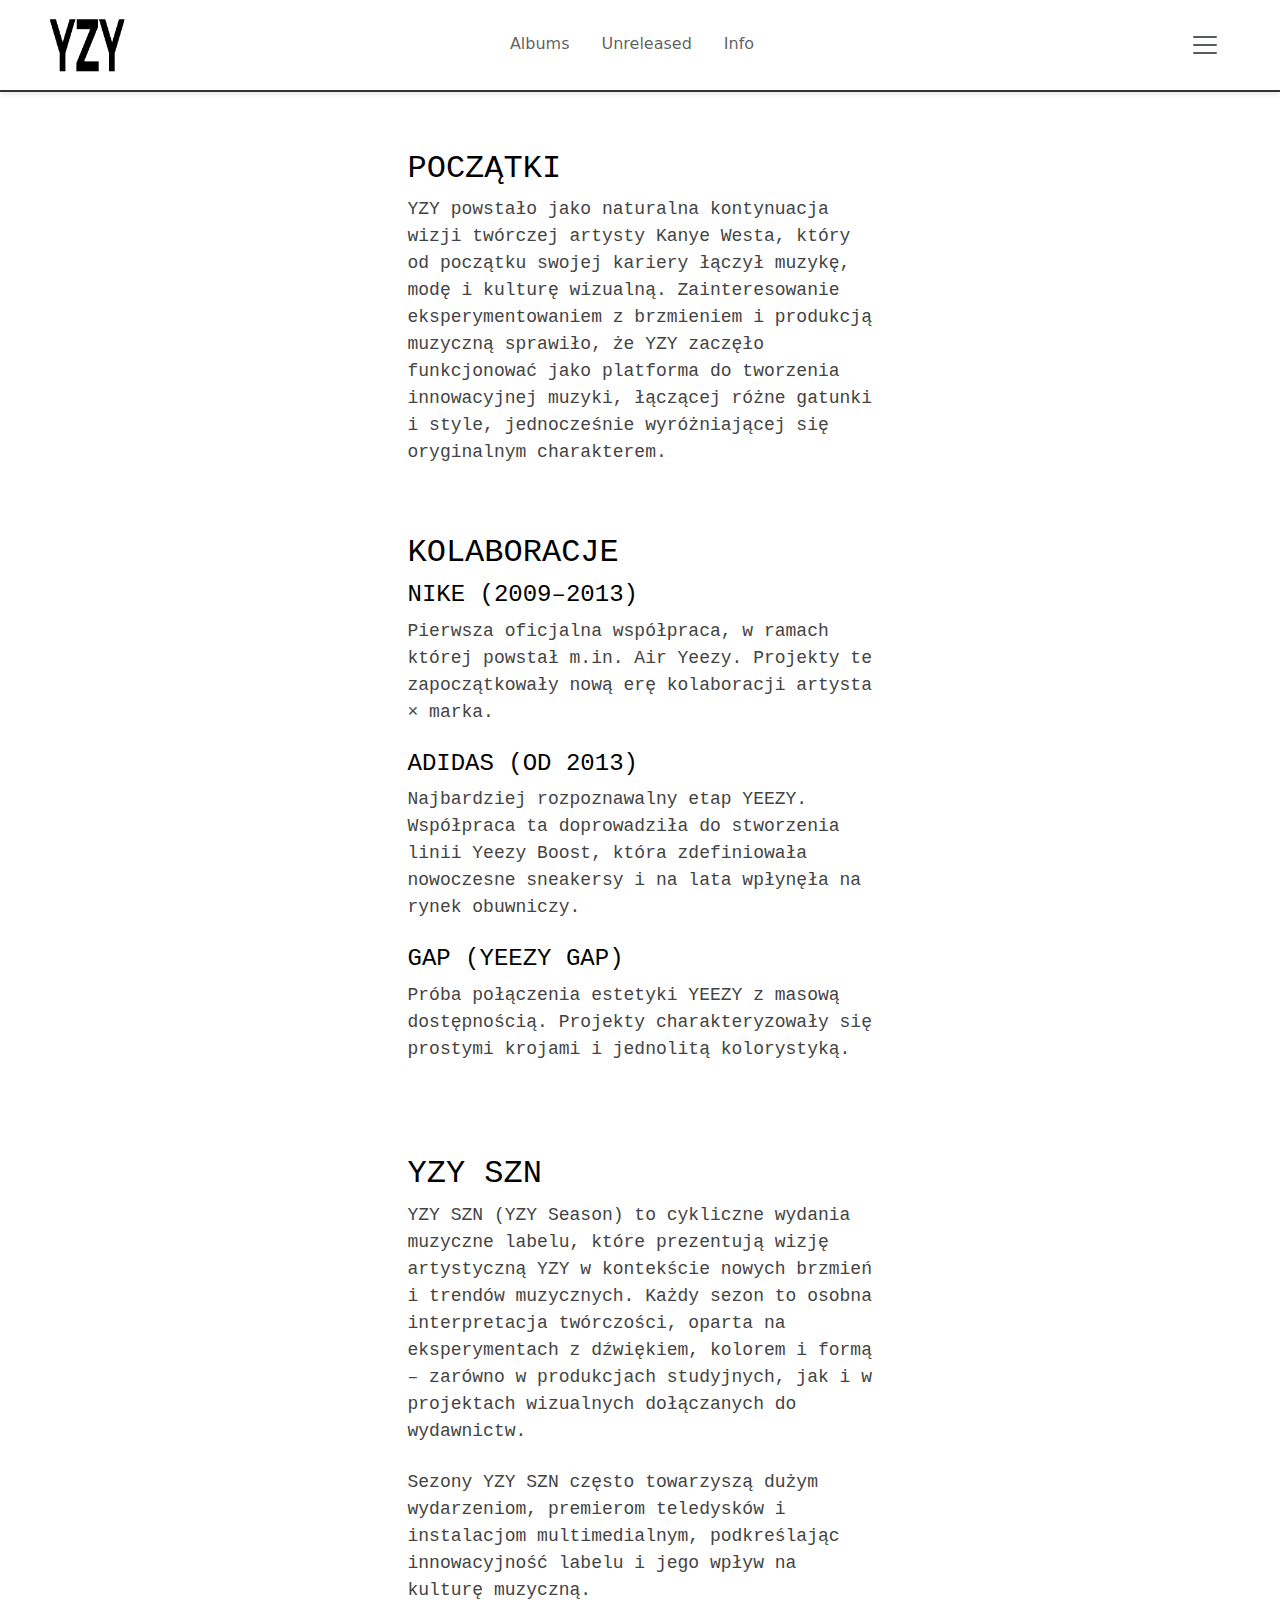
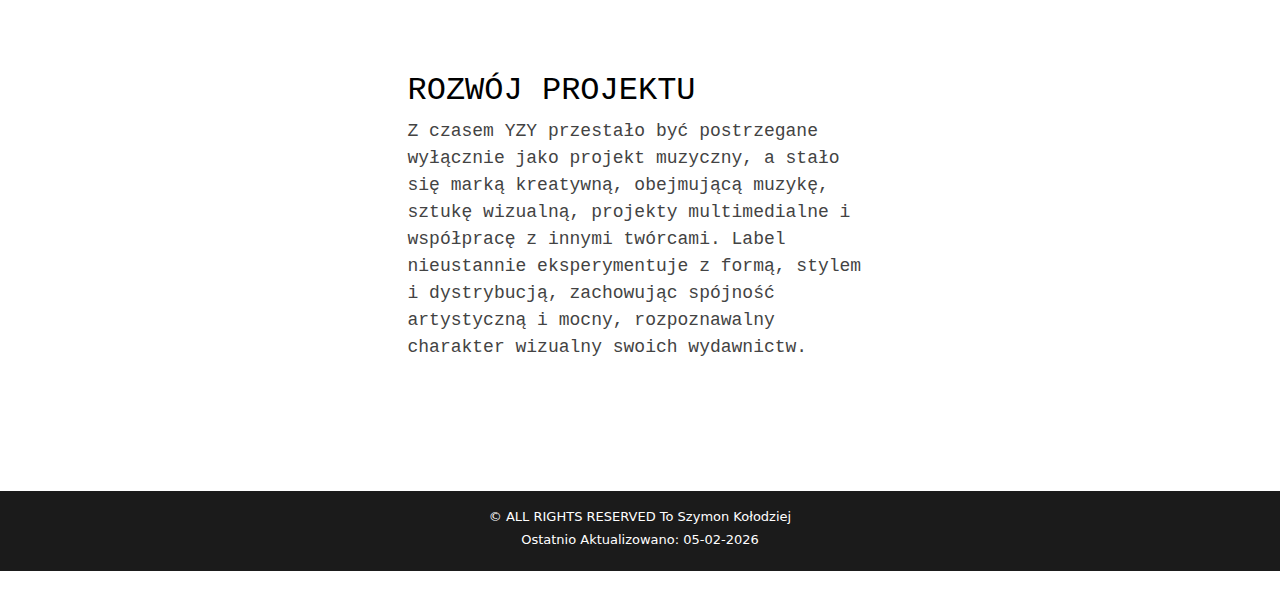
<file: index.html>
<!DOCTYPE html>
<html lang="pl">

<head>
  <meta charset="UTF-8">
  <meta name="viewport" content="width=device-width, initial-scale=1.0">
  <title>YZY Base</title>
  <link href="https://cdn.jsdelivr.net/npm/bootstrap@5.3.3/dist/css/bootstrap.min.css" rel="stylesheet">
  <link rel="stylesheet" href="index_style.css">
  <link rel="icon" type="image/x-icon" href="img/yeezy_logo.png">
</head>

<body>
  <!-- NAVBAR -->
  <nav class="navbar fade-navbar">
    <div class="container-fluid px-3 px-lg-5 d-flex align-items-center">
      <!-- Logo -->
      <a class="navbar-brand me-3" href="index.html">
        <img src="img/YZY_logo.png" alt="Logo">
      </a>

      <!-- Nav-underline -->
      <ul class="navbar-nav nav-underline nav-center flex-row mx-auto">
        <li class="nav-item">
          <a class="nav-link" href="albums.html">Albums</a>
        </li>
        <li class="nav-item">
          <a class="nav-link" href="unreleased.html">Unreleased</a>
        </li>
        <li class="nav-item">
          <a class="nav-link" href="about.html">Info</a>
        </li>
      </ul>

      <div class="d-flex flex-column align-items-end ms-auto">
        <button class="navbar-toggler border-0" type="button" data-bs-toggle="collapse" data-bs-target="#socialsNavbar"
          aria-controls="socialsNavbar" aria-expanded="false" aria-label="Toggle socials">
          <span class="navbar-toggler-icon"></span>
        </button>
      </div>
    </div>
  </nav>

  <div class="collapse" id="socialsNavbar">
    <ul class="navbar-nav d-flex flex-row justify-content-center bg-light py-2 gap-3">
      <li class="nav-item">
        <a class="nav-link" href="https://open.spotify.com/artist/5K4W6rqBFWDnAN6FQUkS6x">
          <svg xmlns="http://www.w3.org/2000/svg" fill="currentColor" class="bi bi-spotify" viewBox="0 0 16 16">
            <path
              d="M8 0a8 8 0 1 0 0 16A8 8 0 0 0 8 0m3.669 11.538a.5.5 0 0 1-.686.165c-1.879-1.147-4.243-1.407-7.028-.77a.499.499 0 0 1-.222-.973c3.048-.696 5.662-.397 7.77.892a.5.5 0 0 1 .166.686m.979-2.178a.624.624 0 0 1-.858.205c-2.15-1.321-5.428-1.704-7.972-.932a.625.625 0 0 1-.362-1.194c2.905-.881 6.517-.454 8.986 1.063a.624.624 0 0 1 .206.858m.084-2.268C10.154 5.56 5.9 5.419 3.438 6.166a.748.748 0 1 1-.434-1.432c2.825-.857 7.523-.692 10.492 1.07a.747.747 0 1 1-.764 1.288" />
          </svg>
        </a>
      </li>
      <li class="nav-item">
        <a class="nav-link" href="https://www.youtube.com/channel/UCs6eXM7s8Vl5WcECcRHc2qQ">
          <svg xmlns="http://www.w3.org/2000/svg" width="16" height="16" fill="currentColor" class="bi bi-youtube"
            viewBox="0 0 16 16">
            <path
              d="M8.051 1.999h.089c.822.003 4.987.033 6.11.335a2.01 2.01 0 0 1 1.415 1.42c.101.38.172.883.22 1.402l.01.104.022.26.008.104c.065.914.073 1.77.074 1.957v.075c-.001.194-.01 1.108-.082 2.06l-.008.105-.009.104c-.05.572-.124 1.14-.235 1.558a2.01 2.01 0 0 1-1.415 1.42c-1.16.312-5.569.334-6.18.335h-.142c-.309 0-1.587-.006-2.927-.052l-.17-.006-.087-.004-.171-.007-.171-.007c-1.11-.049-2.167-.128-2.654-.26a2.01 2.01 0 0 1-1.415-1.419c-.111-.417-.185-.986-.235-1.558L.09 9.82l-.008-.104A31 31 0 0 1 0 7.68v-.123c.002-.215.01-.958.064-1.778l.007-.103.003-.052.008-.104.022-.26.01-.104c.048-.519.119-1.023.22-1.402a2.01 2.01 0 0 1 1.415-1.42c.487-.13 1.544-.21 2.654-.26l.17-.007.172-.006.086-.003.171-.007A100 100 0 0 1 7.858 2zM6.4 5.209v4.818l4.157-2.408z" />
          </svg>
        </a>
      </li>
      <li class="nav-item">
        <a class="nav-link" href="https://music.apple.com/pl/artist/kanye-west/2715720?l=pl">
          <svg xmlns="http://www.w3.org/2000/svg" width="16" height="16" fill="currentColor" class="bi bi-apple-music"
            viewBox="0 0 16 16">
            <path fill-rule="evenodd"
              d="m10.995 0 .573.001q.241 0 .483.007c.35.01.705.03 1.051.093.352.063.68.166.999.329a3.36 3.36 0 0 1 1.47 1.468c.162.32.265.648.328 1 .063.347.084.7.093 1.051q.007.241.007.483l.001.573v5.99l-.001.573q0 .241-.008.483c-.01.35-.03.704-.092 1.05a3.5 3.5 0 0 1-.33 1 3.36 3.36 0 0 1-1.468 1.468 3.5 3.5 0 0 1-1 .33 7 7 0 0 1-1.05.092q-.241.007-.483.008l-.573.001h-5.99l-.573-.001q-.241 0-.483-.008a7 7 0 0 1-1.052-.092 3.6 3.6 0 0 1-.998-.33 3.36 3.36 0 0 1-1.47-1.468 3.6 3.6 0 0 1-.328-1 7 7 0 0 1-.093-1.05Q.002 11.81 0 11.568V5.005l.001-.573q0-.241.007-.483c.01-.35.03-.704.093-1.05a3.6 3.6 0 0 1 .329-1A3.36 3.36 0 0 1 1.9.431 3.5 3.5 0 0 1 2.896.1 7 7 0 0 1 3.95.008Q4.19.002 4.432 0h.573zm-.107 2.518-4.756.959H6.13a.66.66 0 0 0-.296.133.5.5 0 0 0-.16.31c-.004.027-.01.08-.01.16v5.952c0 .14-.012.275-.106.39-.095.115-.21.15-.347.177l-.31.063c-.393.08-.65.133-.881.223a1.4 1.4 0 0 0-.519.333 1.25 1.25 0 0 0-.332.995c.031.297.166.582.395.792.156.142.35.25.578.296.236.047.49.031.858-.043.196-.04.38-.102.555-.205a1.4 1.4 0 0 0 .438-.405 1.5 1.5 0 0 0 .233-.55c.042-.202.052-.386.052-.588V6.347c0-.276.08-.35.302-.404.024-.005 3.954-.797 4.138-.833.257-.049.378.025.378.294v3.524c0 .14-.001.28-.096.396-.094.115-.211.15-.348.178l-.31.062c-.393.08-.649.133-.88.223a1.4 1.4 0 0 0-.52.334 1.26 1.26 0 0 0-.34.994c.03.297.174.582.404.792a1.2 1.2 0 0 0 .577.294c.237.048.49.03.858-.044.197-.04.381-.098.556-.202a1.4 1.4 0 0 0 .438-.405q.173-.252.233-.549a2.7 2.7 0 0 0 .044-.589V2.865c0-.273-.143-.443-.4-.42-.04.003-.383.064-.424.073" />
          </svg>
        </a>
      </li>
      <li class="nav-item">
        <a class="nav-link" href="https://yeezy.com">
          <svg xmlns="http://www.w3.org/2000/svg" width="16" height="16" fill="currentColor" class="bi bi-bag-plus-fill"
            viewBox="0 0 16 16">
            <path fill-rule="evenodd"
              d="M10.5 3.5a2.5 2.5 0 0 0-5 0V4h5zm1 0V4H15v10a2 2 0 0 1-2 2H3a2 2 0 0 1-2-2V4h3.5v-.5a3.5 3.5 0 1 1 7 0M8.5 8a.5.5 0 0 0-1 0v1.5H6a.5.5 0 0 0 0 1h1.5V12a.5.5 0 0 0 1 0v-1.5H10a.5.5 0 0 0 0-1H8.5z" />
          </svg>
        </a>
      </li>
      <li class="nav-item">
        <a class="nav-link" href="https://x.com/kanyewest">
          <svg xmlns="http://www.w3.org/2000/svg" width="16" height="16" fill="currentColor" class="bi bi-twitter-x"
            viewBox="0 0 16 16">
            <path
              d="M12.6.75h2.454l-5.36 6.142L16 15.25h-4.937l-3.867-5.07-4.425 5.07H.316l5.733-6.57L0 .75h5.063l3.495 4.633L12.601.75Zm-.86 13.028h1.36L4.323 2.145H2.865z" />
          </svg>
        </a>
      </li>
      <li class="nav-item">
        <a class="nav-link" href="https://www.instagram.com/ye/">
          <svg xmlns="http://www.w3.org/2000/svg" width="16" height="16" fill="currentColor" class="bi bi-instagram"
            viewBox="0 0 16 16">
            <path
              d="M8 0C5.829 0 5.556.01 4.703.048 3.85.088 3.269.222 2.76.42a3.9 3.9 0 0 0-1.417.923A3.9 3.9 0 0 0 .42 2.76C.222 3.268.087 3.85.048 4.7.01 5.555 0 5.827 0 8.001c0 2.172.01 2.444.048 3.297.04.852.174 1.433.372 1.942.205.526.478.972.923 1.417.444.445.89.719 1.416.923.51.198 1.09.333 1.942.372C5.555 15.99 5.827 16 8 16s2.444-.01 3.298-.048c.851-.04 1.434-.174 1.943-.372a3.9 3.9 0 0 0 1.416-.923c.445-.445.718-.891.923-1.417.197-.509.332-1.09.372-1.942C15.99 10.445 16 10.173 16 8s-.01-2.445-.048-3.299c-.04-.851-.175-1.433-.372-1.941a3.9 3.9 0 0 0-.923-1.417A3.9 3.9 0 0 0 13.24.42c-.51-.198-1.092-.333-1.943-.372C10.443.01 10.172 0 7.998 0zm-.717 1.442h.718c2.136 0 2.389.007 3.232.046.78.035 1.204.166 1.486.275.373.145.64.319.92.599s.453.546.598.92c.11.281.24.705.275 1.485.039.843.047 1.096.047 3.231s-.008 2.389-.047 3.232c-.035.78-.166 1.203-.275 1.485a2.5 2.5 0 0 1-.599.919c-.28.28-.546.453-.92.598-.28.11-.704.24-1.485.276-.843.038-1.096.047-3.232.047s-2.39-.009-3.233-.047c-.78-.036-1.203-.166-1.485-.276a2.5 2.5 0 0 1-.92-.598 2.5 2.5 0 0 1-.6-.92c-.109-.281-.24-.705-.275-1.485-.038-.843-.046-1.096-.046-3.233s.008-2.388.046-3.231c.036-.78.166-1.204.276-1.486.145-.373.319-.64.599-.92s.546-.453.92-.598c.282-.11.705-.24 1.485-.276.738-.034 1.024-.044 2.515-.045zm4.988 1.328a.96.96 0 1 0 0 1.92.96.96 0 0 0 0-1.92m-4.27 1.122a4.109 4.109 0 1 0 0 8.217 4.109 4.109 0 0 0 0-8.217m0 1.441a2.667 2.667 0 1 1 0 5.334 2.667 2.667 0 0 1 0-5.334" />
          </svg>
        </a>
      </li>
    </ul>
  </div>

  <!-- MAIN -->
  <main class="fade-content py-5">
    <div class="container-fluid">
      <div class="main-column">

        <div class="main-container mb-5">
          <h2 class="title">Początki</h2>
          <span class="text mt-2">YZY powstało jako naturalna kontynuacja wizji twórczej artysty Kanye Westa,
            który od początku swojej kariery łączył muzykę, modę i kulturę wizualną.
            Zainteresowanie eksperymentowaniem z brzmieniem i produkcją muzyczną sprawiło,
            że YZY zaczęło funkcjonować jako platforma do tworzenia innowacyjnej muzyki,
            łączącej różne gatunki i style, jednocześnie wyróżniającej się oryginalnym charakterem.</span>
        </div>

        <div class="main-container mb-5">
          <h2 class="title">Kolaboracje</h2>

          <h4 class="title">Nike (2009–2013)</h4>
          <span class="text mt-2">Pierwsza oficjalna współpraca, w ramach której powstał m.in. Air Yeezy.
            Projekty te zapoczątkowały nową erę kolaboracji artysta × marka.
          </span><br>

          <h4 class="title">Adidas (od 2013)</h4>
          <span class="text mt-2">Najbardziej rozpoznawalny etap YEEZY. Współpraca ta doprowadziła do
            stworzenia linii Yeezy Boost, która zdefiniowała nowoczesne sneakersy i na lata wpłynęła na rynek obuwniczy.
          </span><br>

          <h4 class="title">GAP (YEEZY GAP)</h4>
          <span class="text mt-2">Próba połączenia estetyki YEEZY z masową dostępnością. Projekty
            charakteryzowały się prostymi krojami i jednolitą kolorystyką.
          </span><br>
        </div>

        <div class="main-container mb-5">
          <h2 class="title">YZY SZN</h2>
          <span class="text mt-2">YZY SZN (YZY Season) to cykliczne wydania muzyczne labelu,
            które prezentują wizję artystyczną YZY w kontekście nowych brzmień i trendów muzycznych.
            Każdy sezon to osobna interpretacja twórczości,
            oparta na eksperymentach z dźwiękiem, kolorem i formą – zarówno w produkcjach studyjnych,
            jak i w projektach wizualnych dołączanych do wydawnictw.</span><br>
          <span class="text">Sezony YZY SZN często towarzyszą dużym wydarzeniom, premierom teledysków
            i instalacjom multimedialnym, podkreślając innowacyjność labelu i jego wpływ na kulturę muzyczną.</span>
        </div>

        <div class="main-container mb-5">
          <h2 class="title">Rozwój projektu</h2>
          <span class="text mt-2">Z czasem YZY przestało być postrzegane wyłącznie jako projekt muzyczny,
            a stało się marką kreatywną, obejmującą muzykę, sztukę wizualną, projekty multimedialne i współpracę z
            innymi twórcami.
            Label nieustannie eksperymentuje z formą, stylem i dystrybucją,
            zachowując spójność artystyczną i mocny, rozpoznawalny charakter wizualny swoich wydawnictw.</span><br>
        </div>

      </div>
    </div>
  </main>

  <!-- FOOTER -->
  <footer class="footer text-center py-3">
    <p class="footer-text mb-1">© ALL RIGHTS RESERVED To Szymon Kołodziej</p>
    <p class="mb-0">Ostatnio Aktualizowano: 05-02-2026</p>
  </footer>

  <!-- BOOTSTRAP JS -->
  <script src="https://cdn.jsdelivr.net/npm/bootstrap@5.3.3/dist/js/bootstrap.bundle.min.js"></script>

  <!-- Skrypt na odświeżanie -->
  <script>
    window.addEventListener("load", () => {
      const navbar = document.querySelector(".fade-navbar");
      const content = document.querySelector(".fade-content");

      navbar.classList.add("fade-in");

      setTimeout(() => {
        content.classList.add("fade-in");
      }, 500); // opóźnienie
    });
  </script>

</body>

</html>
</file>
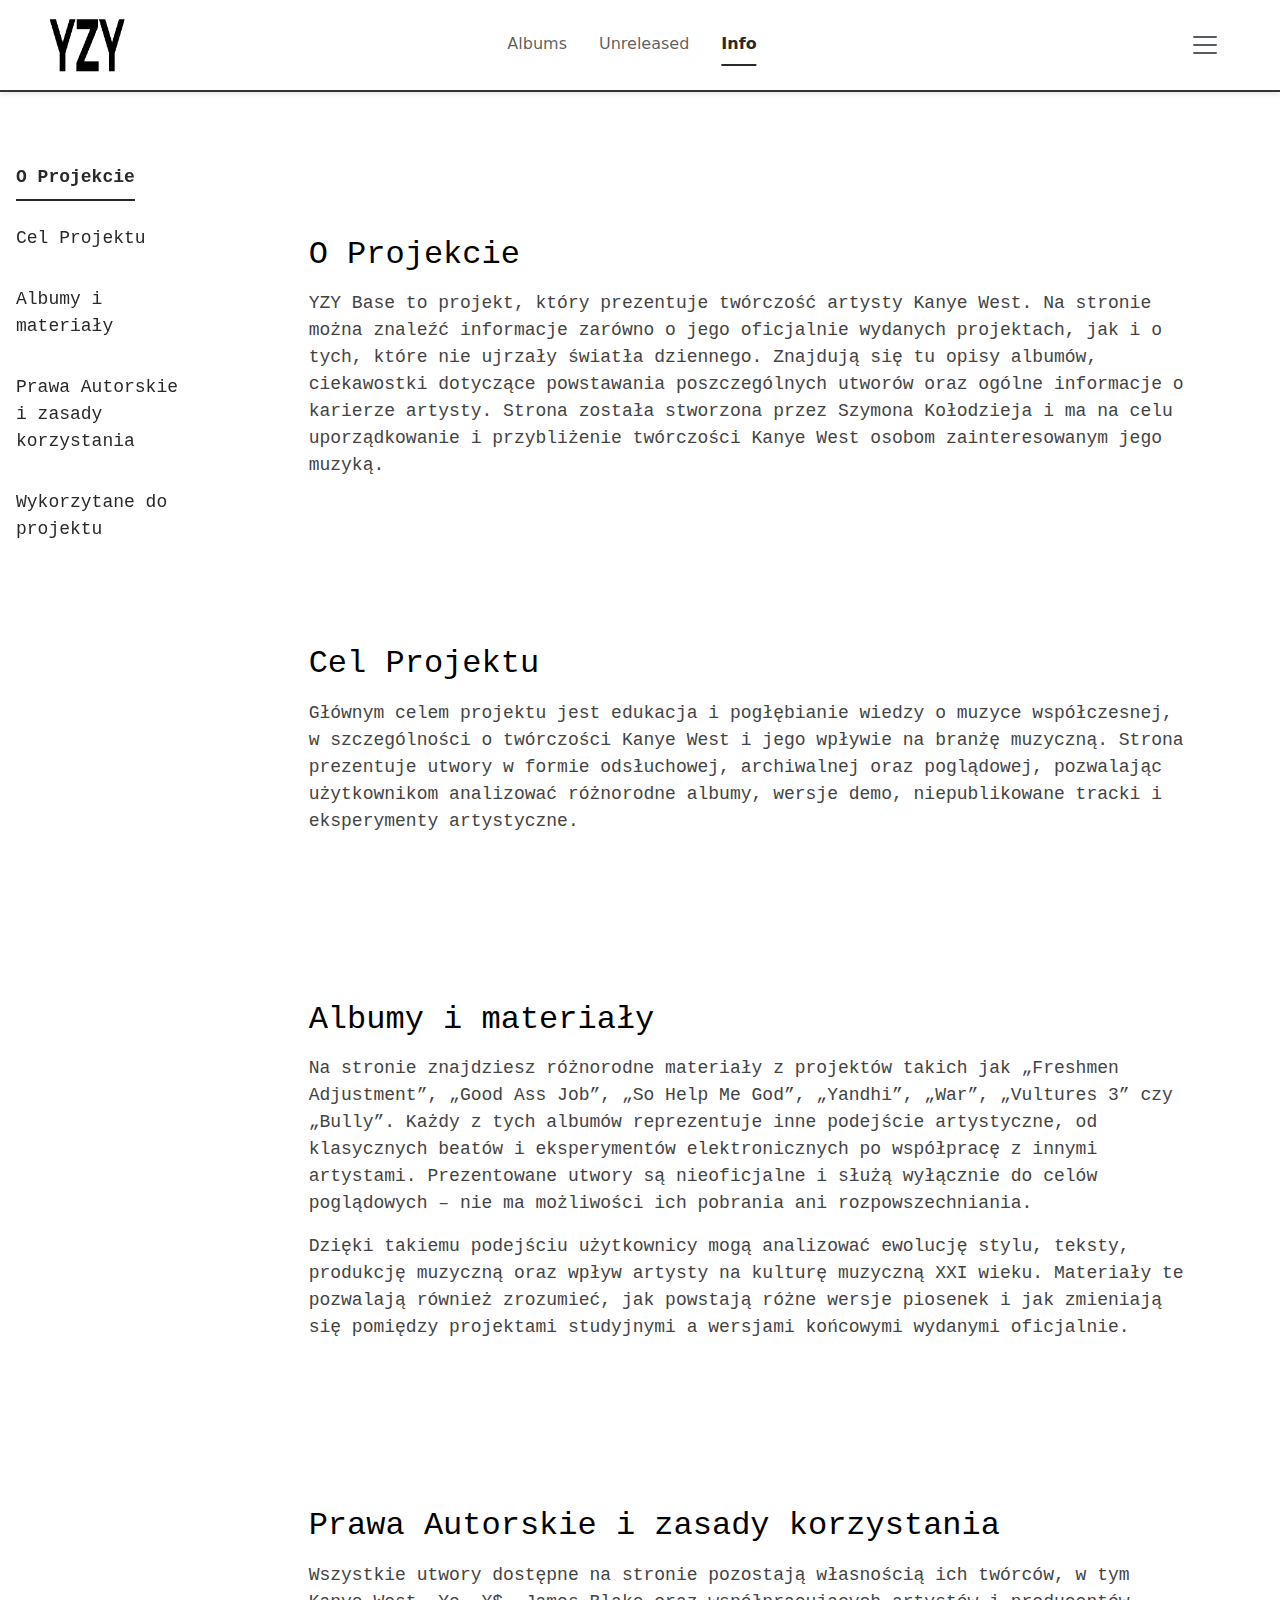
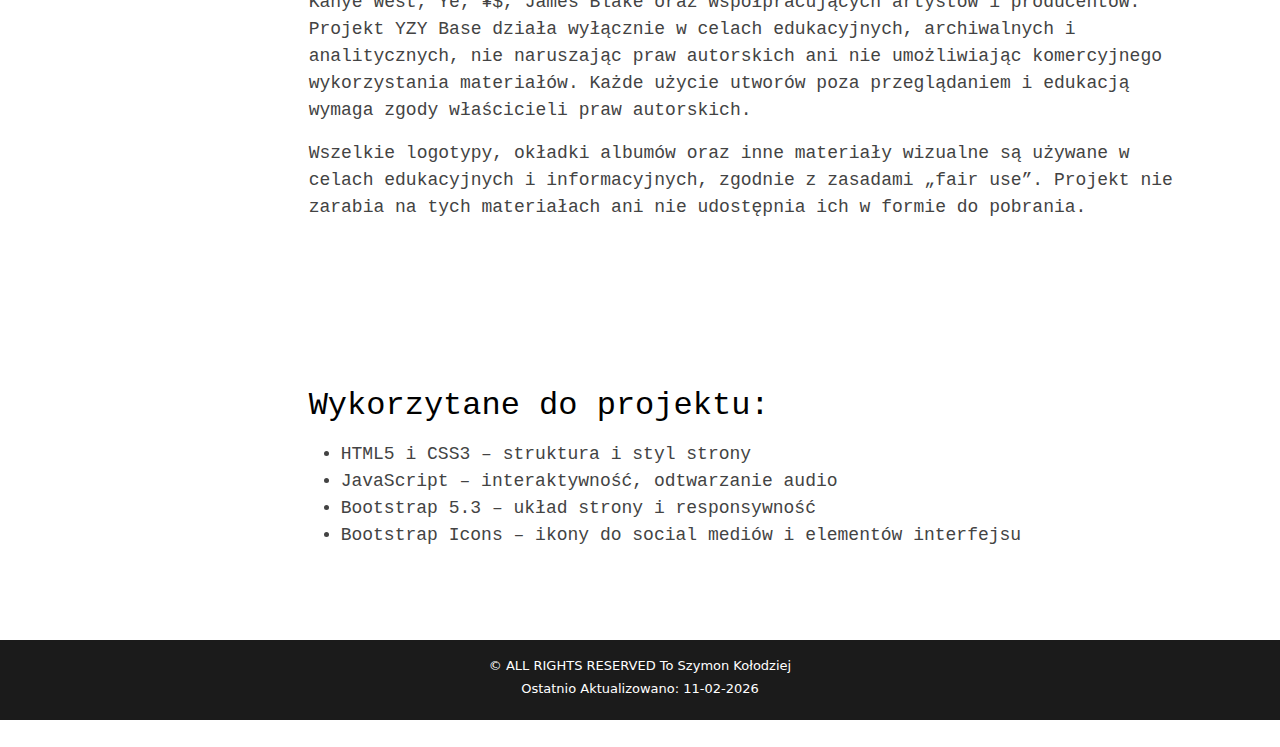
<file: about.html>
<!DOCTYPE html>
<html lang="pl">

<head>
  <meta charset="UTF-8">
  <meta name="viewport" content="width=device-width, initial-scale=1.0">
  <title>YZY Base</title>
  <link href="https://cdn.jsdelivr.net/npm/bootstrap@5.3.3/dist/css/bootstrap.min.css" rel="stylesheet">
  <link rel="stylesheet" href="about_style.css">
  <link rel="icon" type="image/x-icon" href="img/yeezy_logo.png">
</head>

<body>
  <!-- NAVBAR -->
  <nav class="navbar fade-navbar">
    <div class="container-fluid px-3 px-lg-5 d-flex align-items-center">
      <!-- Logo -->
      <a class="navbar-brand me-3" href="index.html">
        <img src="img/YZY_logo.png" alt="Logo">
      </a>

      <!-- Nav-underline -->
      <ul class="navbar-nav nav-underline nav-center flex-row mx-auto">
        <li class="nav-item">
          <a class="nav-link" href="albums.html">Albums</a>
        </li>
        <li class="nav-item">
          <a class="nav-link" href="unreleased.html">Unreleased</a>
        </li>
        <li class="nav-item">
          <a class="nav-link active" href="about.html">Info</a>
        </li>
      </ul>

      <div class="d-flex flex-column align-items-end ms-auto">
        <button class="navbar-toggler border-0" type="button" data-bs-toggle="collapse" data-bs-target="#socialsNavbar"
          aria-controls="socialsNavbar" aria-expanded="false" aria-label="Toggle socials">
          <span class="navbar-toggler-icon"></span>
        </button>
      </div>
    </div>
  </nav>

  <div class="collapse" id="socialsNavbar">
    <ul class="navbar-nav d-flex flex-row justify-content-center bg-light py-2 gap-3">
      <li class="nav-item">
        <a class="nav-link" href="https://open.spotify.com/artist/5K4W6rqBFWDnAN6FQUkS6x">
          <svg xmlns="http://www.w3.org/2000/svg" fill="currentColor" class="bi bi-spotify" viewBox="0 0 16 16">
            <path
              d="M8 0a8 8 0 1 0 0 16A8 8 0 0 0 8 0m3.669 11.538a.5.5 0 0 1-.686.165c-1.879-1.147-4.243-1.407-7.028-.77a.499.499 0 0 1-.222-.973c3.048-.696 5.662-.397 7.77.892a.5.5 0 0 1 .166.686m.979-2.178a.624.624 0 0 1-.858.205c-2.15-1.321-5.428-1.704-7.972-.932a.625.625 0 0 1-.362-1.194c2.905-.881 6.517-.454 8.986 1.063a.624.624 0 0 1 .206.858m.084-2.268C10.154 5.56 5.9 5.419 3.438 6.166a.748.748 0 1 1-.434-1.432c2.825-.857 7.523-.692 10.492 1.07a.747.747 0 1 1-.764 1.288" />
          </svg>
        </a>
      </li>
      <li class="nav-item">
        <a class="nav-link" href="https://www.youtube.com/channel/UCs6eXM7s8Vl5WcECcRHc2qQ">
          <svg xmlns="http://www.w3.org/2000/svg" width="16" height="16" fill="currentColor" class="bi bi-youtube"
            viewBox="0 0 16 16">
            <path
              d="M8.051 1.999h.089c.822.003 4.987.033 6.11.335a2.01 2.01 0 0 1 1.415 1.42c.101.38.172.883.22 1.402l.01.104.022.26.008.104c.065.914.073 1.77.074 1.957v.075c-.001.194-.01 1.108-.082 2.06l-.008.105-.009.104c-.05.572-.124 1.14-.235 1.558a2.01 2.01 0 0 1-1.415 1.42c-1.16.312-5.569.334-6.18.335h-.142c-.309 0-1.587-.006-2.927-.052l-.17-.006-.087-.004-.171-.007-.171-.007c-1.11-.049-2.167-.128-2.654-.26a2.01 2.01 0 0 1-1.415-1.419c-.111-.417-.185-.986-.235-1.558L.09 9.82l-.008-.104A31 31 0 0 1 0 7.68v-.123c.002-.215.01-.958.064-1.778l.007-.103.003-.052.008-.104.022-.26.01-.104c.048-.519.119-1.023.22-1.402a2.01 2.01 0 0 1 1.415-1.42c.487-.13 1.544-.21 2.654-.26l.17-.007.172-.006.086-.003.171-.007A100 100 0 0 1 7.858 2zM6.4 5.209v4.818l4.157-2.408z" />
          </svg>
        </a>
      </li>
      <li class="nav-item">
        <a class="nav-link" href="https://music.apple.com/pl/artist/kanye-west/2715720?l=pl">
          <svg xmlns="http://www.w3.org/2000/svg" width="16" height="16" fill="currentColor" class="bi bi-apple-music"
            viewBox="0 0 16 16">
            <path fill-rule="evenodd"
              d="m10.995 0 .573.001q.241 0 .483.007c.35.01.705.03 1.051.093.352.063.68.166.999.329a3.36 3.36 0 0 1 1.47 1.468c.162.32.265.648.328 1 .063.347.084.7.093 1.051q.007.241.007.483l.001.573v5.99l-.001.573q0 .241-.008.483c-.01.35-.03.704-.092 1.05a3.5 3.5 0 0 1-.33 1 3.36 3.36 0 0 1-1.468 1.468 3.5 3.5 0 0 1-1 .33 7 7 0 0 1-1.05.092q-.241.007-.483.008l-.573.001h-5.99l-.573-.001q-.241 0-.483-.008a7 7 0 0 1-1.052-.092 3.6 3.6 0 0 1-.998-.33 3.36 3.36 0 0 1-1.47-1.468 3.6 3.6 0 0 1-.328-1 7 7 0 0 1-.093-1.05Q.002 11.81 0 11.568V5.005l.001-.573q0-.241.007-.483c.01-.35.03-.704.093-1.05a3.6 3.6 0 0 1 .329-1A3.36 3.36 0 0 1 1.9.431 3.5 3.5 0 0 1 2.896.1 7 7 0 0 1 3.95.008Q4.19.002 4.432 0h.573zm-.107 2.518-4.756.959H6.13a.66.66 0 0 0-.296.133.5.5 0 0 0-.16.31c-.004.027-.01.08-.01.16v5.952c0 .14-.012.275-.106.39-.095.115-.21.15-.347.177l-.31.063c-.393.08-.65.133-.881.223a1.4 1.4 0 0 0-.519.333 1.25 1.25 0 0 0-.332.995c.031.297.166.582.395.792.156.142.35.25.578.296.236.047.49.031.858-.043.196-.04.38-.102.555-.205a1.4 1.4 0 0 0 .438-.405 1.5 1.5 0 0 0 .233-.55c.042-.202.052-.386.052-.588V6.347c0-.276.08-.35.302-.404.024-.005 3.954-.797 4.138-.833.257-.049.378.025.378.294v3.524c0 .14-.001.28-.096.396-.094.115-.211.15-.348.178l-.31.062c-.393.08-.649.133-.88.223a1.4 1.4 0 0 0-.52.334 1.26 1.26 0 0 0-.34.994c.03.297.174.582.404.792a1.2 1.2 0 0 0 .577.294c.237.048.49.03.858-.044.197-.04.381-.098.556-.202a1.4 1.4 0 0 0 .438-.405q.173-.252.233-.549a2.7 2.7 0 0 0 .044-.589V2.865c0-.273-.143-.443-.4-.42-.04.003-.383.064-.424.073" />
          </svg>
        </a>
      </li>
      <li class="nav-item">
        <a class="nav-link" href="https://yeezy.com">
          <svg xmlns="http://www.w3.org/2000/svg" width="16" height="16" fill="currentColor" class="bi bi-bag-plus-fill"
            viewBox="0 0 16 16">
            <path fill-rule="evenodd"
              d="M10.5 3.5a2.5 2.5 0 0 0-5 0V4h5zm1 0V4H15v10a2 2 0 0 1-2 2H3a2 2 0 0 1-2-2V4h3.5v-.5a3.5 3.5 0 1 1 7 0M8.5 8a.5.5 0 0 0-1 0v1.5H6a.5.5 0 0 0 0 1h1.5V12a.5.5 0 0 0 1 0v-1.5H10a.5.5 0 0 0 0-1H8.5z" />
          </svg>
        </a>
      </li>
      <li class="nav-item">
        <a class="nav-link" href="https://x.com/kanyewest">
          <svg xmlns="http://www.w3.org/2000/svg" width="16" height="16" fill="currentColor" class="bi bi-twitter-x"
            viewBox="0 0 16 16">
            <path
              d="M12.6.75h2.454l-5.36 6.142L16 15.25h-4.937l-3.867-5.07-4.425 5.07H.316l5.733-6.57L0 .75h5.063l3.495 4.633L12.601.75Zm-.86 13.028h1.36L4.323 2.145H2.865z" />
          </svg>
        </a>
      </li>
      <li class="nav-item">
        <a class="nav-link" href="https://www.instagram.com/ye/">
          <svg xmlns="http://www.w3.org/2000/svg" width="16" height="16" fill="currentColor" class="bi bi-instagram"
            viewBox="0 0 16 16">
            <path
              d="M8 0C5.829 0 5.556.01 4.703.048 3.85.088 3.269.222 2.76.42a3.9 3.9 0 0 0-1.417.923A3.9 3.9 0 0 0 .42 2.76C.222 3.268.087 3.85.048 4.7.01 5.555 0 5.827 0 8.001c0 2.172.01 2.444.048 3.297.04.852.174 1.433.372 1.942.205.526.478.972.923 1.417.444.445.89.719 1.416.923.51.198 1.09.333 1.942.372C5.555 15.99 5.827 16 8 16s2.444-.01 3.298-.048c.851-.04 1.434-.174 1.943-.372a3.9 3.9 0 0 0 1.416-.923c.445-.445.718-.891.923-1.417.197-.509.332-1.09.372-1.942C15.99 10.445 16 10.173 16 8s-.01-2.445-.048-3.299c-.04-.851-.175-1.433-.372-1.941a3.9 3.9 0 0 0-.923-1.417A3.9 3.9 0 0 0 13.24.42c-.51-.198-1.092-.333-1.943-.372C10.443.01 10.172 0 7.998 0zm-.717 1.442h.718c2.136 0 2.389.007 3.232.046.78.035 1.204.166 1.486.275.373.145.64.319.92.599s.453.546.598.92c.11.281.24.705.275 1.485.039.843.047 1.096.047 3.231s-.008 2.389-.047 3.232c-.035.78-.166 1.203-.275 1.485a2.5 2.5 0 0 1-.599.919c-.28.28-.546.453-.92.598-.28.11-.704.24-1.485.276-.843.038-1.096.047-3.232.047s-2.39-.009-3.233-.047c-.78-.036-1.203-.166-1.485-.276a2.5 2.5 0 0 1-.92-.598 2.5 2.5 0 0 1-.6-.92c-.109-.281-.24-.705-.275-1.485-.038-.843-.046-1.096-.046-3.233s.008-2.388.046-3.231c.036-.78.166-1.204.276-1.486.145-.373.319-.64.599-.92s.546-.453.92-.598c.282-.11.705-.24 1.485-.276.738-.034 1.024-.044 2.515-.045zm4.988 1.328a.96.96 0 1 0 0 1.92.96.96 0 0 0 0-1.92m-4.27 1.122a4.109 4.109 0 1 0 0 8.217 4.109 4.109 0 0 0 0-8.217m0 1.441a2.667 2.667 0 1 1 0 5.334 2.667 2.667 0 0 1 0-5.334" />
          </svg>
        </a>
      </li>
    </ul>
  </div>

  <!-- MAIN -->
  <main class="fade-content py-5" data-bs-spy="scroll" data-bs-target=".sidebar" data-bs-offset="300" tabindex="0">
    <div class="container-fluid">
      <div class="row">

        <!-- Sidebar -->
        <nav class="col-md-3 col-lg-2 d-md-block sidebar position-sticky top-0 vh-100 p-3"
          style="background-color: white; max-height: 320px;">
          <ul class="nav nav-underline flex-column">

            <li class="nav-item"><a class="nav-link" href="#sec1">O Projekcie</a></li>

            <li class="nav-item"><a class="nav-link" href="#sec2">Cel Projektu</a></li>

            <li class="nav-item"><a class="nav-link" href="#sec3">Albumy i materiały</a></li>

            <li class="nav-item"><a class="nav-link" href="#sec4">Prawa Autorskie i zasady korzystania</a></li>

            <li class="nav-item"><a class="nav-link" href="#sec5">Wykorzytane do projektu</a></li>

          </ul>
        </nav>

        <!-- Treść -->
        <div class="col-md-9 col-lg-10 mx-auto" style="max-width: 900px;">
          <section id="sec1" class="pt-5">
            <h2 class="headline mt-5 mb-3">O Projekcie</h2>
            <p class="text">
              YZY Base to projekt, który prezentuje twórczość artysty Kanye West. Na stronie można znaleźć informacje
              zarówno o jego oficjalnie wydanych projektach, jak i o tych, które nie ujrzały światła dziennego. Znajdują
              się tu opisy albumów, ciekawostki dotyczące powstawania poszczególnych utworów oraz ogólne informacje o
              karierze artysty. Strona została stworzona przez Szymona Kołodzieja i ma na celu uporządkowanie i
              przybliżenie twórczości Kanye West osobom zainteresowanym jego muzyką.
            </p>
          </section>
          <br><br>

          <section id="sec2" class="pt-5">
            <h2 class="headline mt-5 mb-3">Cel Projektu</h2>
            <p class="text">
              Głównym celem projektu jest edukacja i pogłębianie wiedzy o muzyce współczesnej,
              w szczególności o twórczości Kanye West i jego wpływie na branżę muzyczną.
              Strona prezentuje utwory w formie odsłuchowej, archiwalnej oraz poglądowej, pozwalając
              użytkownikom analizować różnorodne albumy, wersje demo, niepublikowane tracki i eksperymenty artystyczne.
            </p>
          </section>
          <br><br>

          <section id="sec3" class="pt-5">
            <h2 class="headline mt-5 mb-3">Albumy i materiały</h2>
            <p class="text">
              Na stronie znajdziesz różnorodne materiały z projektów takich jak „Freshmen Adjustment”,
              „Good Ass Job”, „So Help Me God”, „Yandhi”, „War”, „Vultures 3” czy „Bully”.
              Każdy z tych albumów reprezentuje inne podejście artystyczne, od klasycznych beatów i eksperymentów
              elektronicznych po współpracę z innymi artystami. Prezentowane utwory są nieoficjalne i służą
              wyłącznie do celów poglądowych – nie ma możliwości ich pobrania ani rozpowszechniania.
            </p>
            <p class="text">
              Dzięki takiemu podejściu użytkownicy mogą analizować ewolucję stylu, teksty, produkcję muzyczną
              oraz wpływ artysty na kulturę muzyczną XXI wieku. Materiały te pozwalają również zrozumieć,
              jak powstają różne wersje piosenek i jak zmieniają się pomiędzy projektami studyjnymi a wersjami
              końcowymi wydanymi oficjalnie.
            </p>
          </section>
          <br><br>

          <section id="sec4" class="pt-5">
            <h2 class="headline mt-5 mb-3">Prawa Autorskie i zasady korzystania</h2>
            <p class="text">
              Wszystkie utwory dostępne na stronie pozostają własnością ich twórców, w tym Kanye West, Ye, ¥$, James
              Blake
              oraz współpracujących artystów i producentów. Projekt YZY Base działa wyłącznie w celach edukacyjnych,
              archiwalnych i analitycznych, nie naruszając praw autorskich ani nie umożliwiając komercyjnego
              wykorzystania
              materiałów. Każde użycie utworów poza przeglądaniem i edukacją wymaga zgody właścicieli praw autorskich.
            </p>
            <p class="text">
              Wszelkie logotypy, okładki albumów oraz inne materiały wizualne są używane w celach edukacyjnych
              i informacyjnych, zgodnie z zasadami „fair use”. Projekt nie zarabia na tych materiałach ani nie
              udostępnia ich w formie do pobrania.
            </p>
          </section>
          <br><br>

          <section id="sec5" class="pt-5">
            <h2 class="headline mt-5 mb-3">Wykorzytane do projektu:</h2>
            <ul class="text">
              <li>HTML5 i CSS3 – struktura i styl strony</li>
              <li>JavaScript – interaktywność, odtwarzanie audio</li>
              <li>Bootstrap 5.3 – układ strony i responsywność</li>
              <li>Bootstrap Icons – ikony do social mediów i elementów interfejsu</li>
            </ul>
          </section>
          <br>
        </div>

      </div>
    </div>
  </main>


  <!-- FOOTER -->
  <footer class="footer text-center py-3">
    <p class="footer-text mb-1">© ALL RIGHTS RESERVED To Szymon Kołodziej</p>
    <p class="mb-0">Ostatnio Aktualizowano: 11-02-2026</p>
  </footer>

  <!-- BOOTSTRAP JS -->
  <script src="https://cdn.jsdelivr.net/npm/bootstrap@5.3.3/dist/js/bootstrap.bundle.min.js"></script>

  <!-- Skrypt na odświeżanie -->
  <script>
    window.addEventListener("load", () => {
      const navbar = document.querySelector(".fade-navbar");
      const content = document.querySelector(".fade-content");

      navbar.classList.add("fade-in");

      setTimeout(() => {
        content.classList.add("fade-in"); // reszta strony
      }, 500); // opóźnienie
    });
  </script>

</body>

</html>
</file>
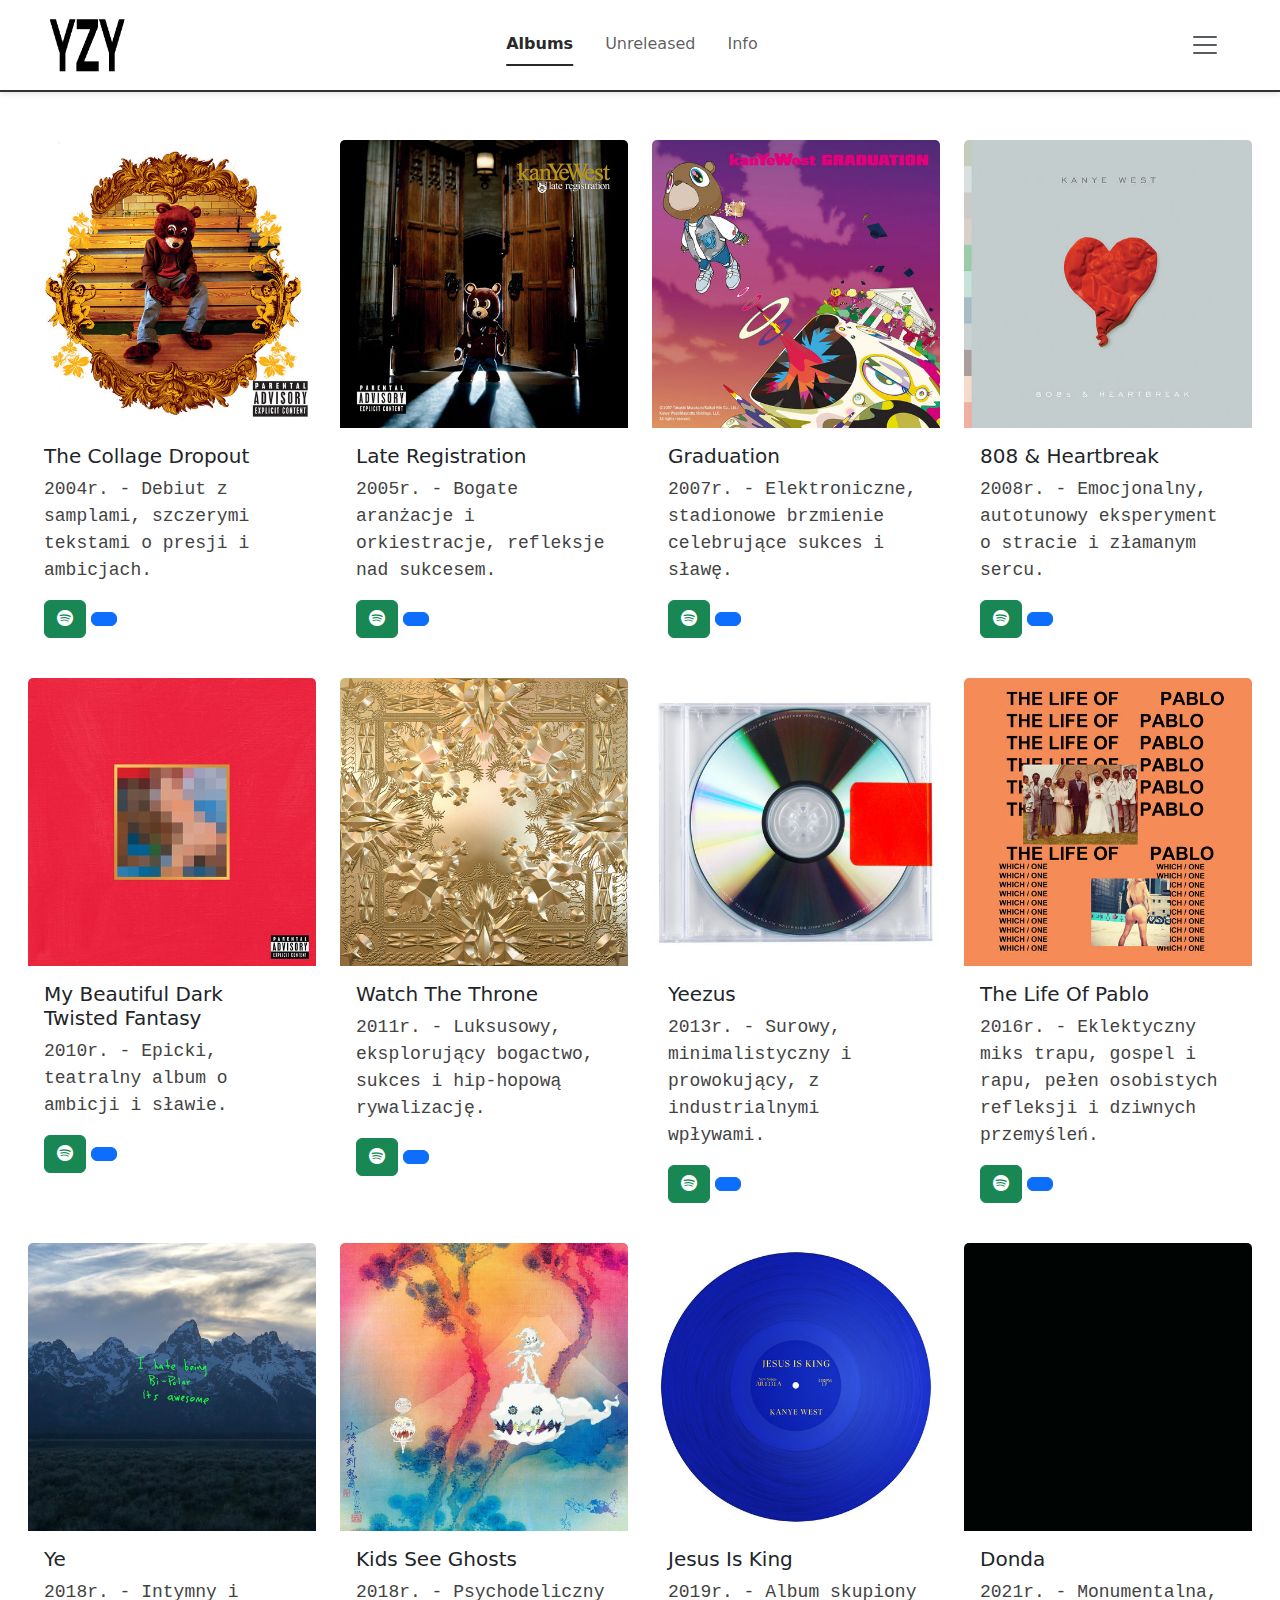
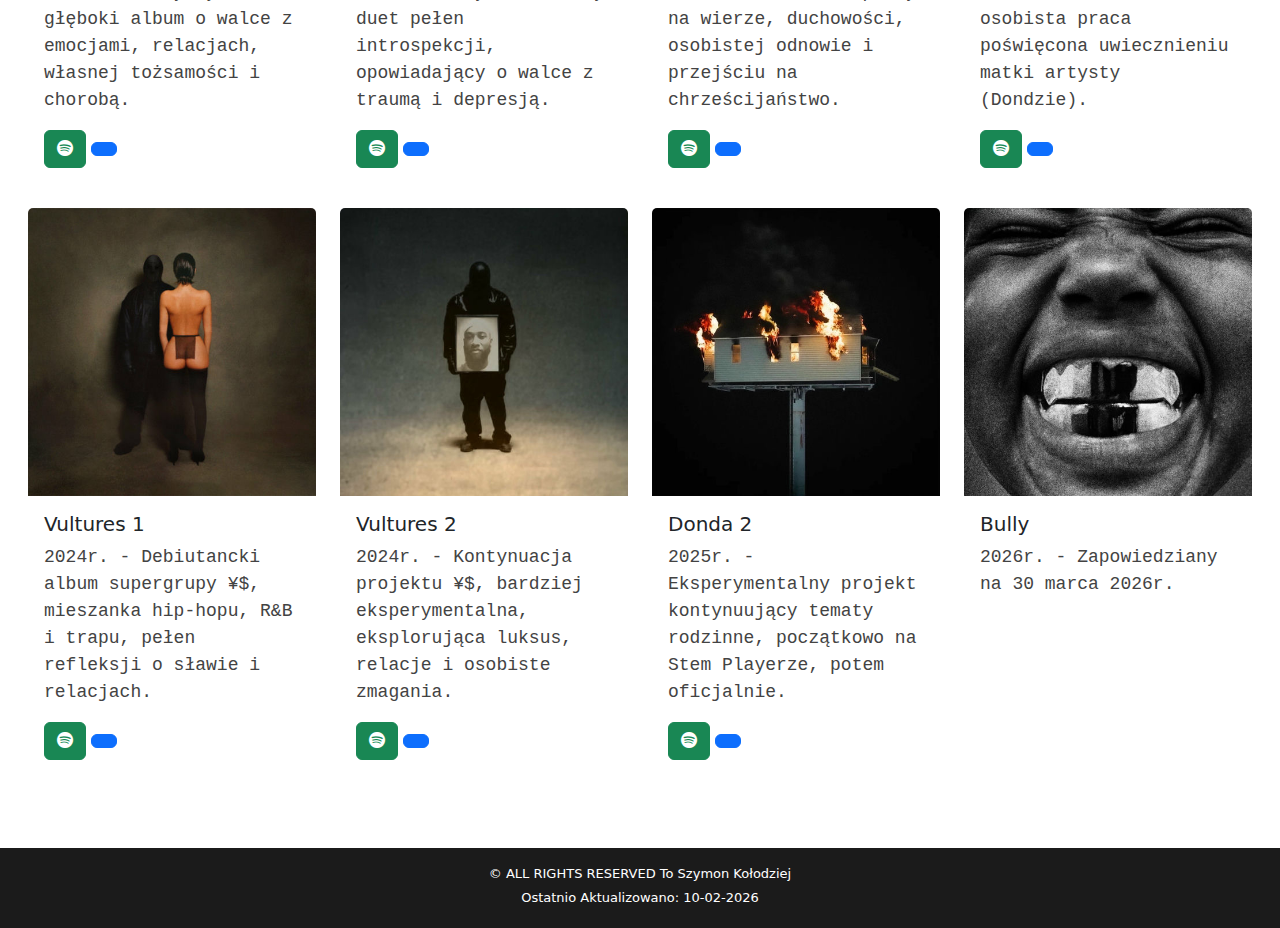
<file: albums.html>
<!DOCTYPE html>
<html lang="pl">

<head>
  <meta charset="UTF-8">
  <meta name="viewport" content="width=device-width, initial-scale=1.0">
  <title>YZY Base</title>
  <link href="https://cdn.jsdelivr.net/npm/bootstrap@5.3.3/dist/css/bootstrap.min.css" rel="stylesheet">
  <link rel="stylesheet" href="albums_style.css">
  <link rel="stylesheet" href="https://cdn.jsdelivr.net/npm/bootstrap-icons@1.13.1/font/bootstrap-icons.min.css">
  <link rel="icon" type="image/x-icon" href="img/yeezy_logo.png">
</head>

<body>
  <!-- NAVBAR -->
  <nav class="navbar fade-navbar">
    <div class="container-fluid px-3 px-lg-5 d-flex align-items-center">
      <!-- Logo -->
      <a class="navbar-brand me-3" href="index.html">
        <img src="img/YZY_logo.png" alt="Logo">
      </a>

      <!-- Nav-underline -->
      <ul class="navbar-nav nav-underline nav-center flex-row mx-auto">
        <li class="nav-item">
          <a class="nav-link active" href="albums.html">Albums</a>
        </li>
        <li class="nav-item">
          <a class="nav-link" href="unreleased.html">Unreleased</a>
        </li>
        <li class="nav-item">
          <a class="nav-link" href="about.html">Info</a>
        </li>
      </ul>

      <div class="d-flex flex-column align-items-end ms-auto">
        <button class="navbar-toggler border-0" type="button" data-bs-toggle="collapse" data-bs-target="#socialsNavbar"
          aria-controls="socialsNavbar" aria-expanded="false" aria-label="Toggle socials">
          <span class="navbar-toggler-icon"></span>
        </button>
      </div>
    </div>
  </nav>
  <div class="collapse" id="socialsNavbar">
    <ul class="navbar-nav d-flex flex-row justify-content-center bg-light py-2 gap-3">
      <li class="nav-item">
        <a class="nav-link" href="https://open.spotify.com/artist/5K4W6rqBFWDnAN6FQUkS6x">
          <svg xmlns="http://www.w3.org/2000/svg" fill="currentColor" class="bi bi-spotify" viewBox="0 0 16 16">
            <path
              d="M8 0a8 8 0 1 0 0 16A8 8 0 0 0 8 0m3.669 11.538a.5.5 0 0 1-.686.165c-1.879-1.147-4.243-1.407-7.028-.77a.499.499 0 0 1-.222-.973c3.048-.696 5.662-.397 7.77.892a.5.5 0 0 1 .166.686m.979-2.178a.624.624 0 0 1-.858.205c-2.15-1.321-5.428-1.704-7.972-.932a.625.625 0 0 1-.362-1.194c2.905-.881 6.517-.454 8.986 1.063a.624.624 0 0 1 .206.858m.084-2.268C10.154 5.56 5.9 5.419 3.438 6.166a.748.748 0 1 1-.434-1.432c2.825-.857 7.523-.692 10.492 1.07a.747.747 0 1 1-.764 1.288" />
          </svg>
        </a>
      </li>
      <li class="nav-item">
        <a class="nav-link" href="https://www.youtube.com/channel/UCs6eXM7s8Vl5WcECcRHc2qQ">
          <svg xmlns="http://www.w3.org/2000/svg" width="16" height="16" fill="currentColor" class="bi bi-youtube"
            viewBox="0 0 16 16">
            <path
              d="M8.051 1.999h.089c.822.003 4.987.033 6.11.335a2.01 2.01 0 0 1 1.415 1.42c.101.38.172.883.22 1.402l.01.104.022.26.008.104c.065.914.073 1.77.074 1.957v.075c-.001.194-.01 1.108-.082 2.06l-.008.105-.009.104c-.05.572-.124 1.14-.235 1.558a2.01 2.01 0 0 1-1.415 1.42c-1.16.312-5.569.334-6.18.335h-.142c-.309 0-1.587-.006-2.927-.052l-.17-.006-.087-.004-.171-.007-.171-.007c-1.11-.049-2.167-.128-2.654-.26a2.01 2.01 0 0 1-1.415-1.419c-.111-.417-.185-.986-.235-1.558L.09 9.82l-.008-.104A31 31 0 0 1 0 7.68v-.123c.002-.215.01-.958.064-1.778l.007-.103.003-.052.008-.104.022-.26.01-.104c.048-.519.119-1.023.22-1.402a2.01 2.01 0 0 1 1.415-1.42c.487-.13 1.544-.21 2.654-.26l.17-.007.172-.006.086-.003.171-.007A100 100 0 0 1 7.858 2zM6.4 5.209v4.818l4.157-2.408z" />
          </svg>
        </a>
      </li>
      <li class="nav-item">
        <a class="nav-link" href="https://music.apple.com/pl/artist/kanye-west/2715720?l=pl">
          <svg xmlns="http://www.w3.org/2000/svg" width="16" height="16" fill="currentColor" class="bi bi-apple-music"
            viewBox="0 0 16 16">
            <path fill-rule="evenodd"
              d="m10.995 0 .573.001q.241 0 .483.007c.35.01.705.03 1.051.093.352.063.68.166.999.329a3.36 3.36 0 0 1 1.47 1.468c.162.32.265.648.328 1 .063.347.084.7.093 1.051q.007.241.007.483l.001.573v5.99l-.001.573q0 .241-.008.483c-.01.35-.03.704-.092 1.05a3.5 3.5 0 0 1-.33 1 3.36 3.36 0 0 1-1.468 1.468 3.5 3.5 0 0 1-1 .33 7 7 0 0 1-1.05.092q-.241.007-.483.008l-.573.001h-5.99l-.573-.001q-.241 0-.483-.008a7 7 0 0 1-1.052-.092 3.6 3.6 0 0 1-.998-.33 3.36 3.36 0 0 1-1.47-1.468 3.6 3.6 0 0 1-.328-1 7 7 0 0 1-.093-1.05Q.002 11.81 0 11.568V5.005l.001-.573q0-.241.007-.483c.01-.35.03-.704.093-1.05a3.6 3.6 0 0 1 .329-1A3.36 3.36 0 0 1 1.9.431 3.5 3.5 0 0 1 2.896.1 7 7 0 0 1 3.95.008Q4.19.002 4.432 0h.573zm-.107 2.518-4.756.959H6.13a.66.66 0 0 0-.296.133.5.5 0 0 0-.16.31c-.004.027-.01.08-.01.16v5.952c0 .14-.012.275-.106.39-.095.115-.21.15-.347.177l-.31.063c-.393.08-.65.133-.881.223a1.4 1.4 0 0 0-.519.333 1.25 1.25 0 0 0-.332.995c.031.297.166.582.395.792.156.142.35.25.578.296.236.047.49.031.858-.043.196-.04.38-.102.555-.205a1.4 1.4 0 0 0 .438-.405 1.5 1.5 0 0 0 .233-.55c.042-.202.052-.386.052-.588V6.347c0-.276.08-.35.302-.404.024-.005 3.954-.797 4.138-.833.257-.049.378.025.378.294v3.524c0 .14-.001.28-.096.396-.094.115-.211.15-.348.178l-.31.062c-.393.08-.649.133-.88.223a1.4 1.4 0 0 0-.52.334 1.26 1.26 0 0 0-.34.994c.03.297.174.582.404.792a1.2 1.2 0 0 0 .577.294c.237.048.49.03.858-.044.197-.04.381-.098.556-.202a1.4 1.4 0 0 0 .438-.405q.173-.252.233-.549a2.7 2.7 0 0 0 .044-.589V2.865c0-.273-.143-.443-.4-.42-.04.003-.383.064-.424.073" />
          </svg>
        </a>
      </li>
      <li class="nav-item">
        <a class="nav-link" href="https://yeezy.com">
          <svg xmlns="http://www.w3.org/2000/svg" width="16" height="16" fill="currentColor" class="bi bi-bag-plus-fill"
            viewBox="0 0 16 16">
            <path fill-rule="evenodd"
              d="M10.5 3.5a2.5 2.5 0 0 0-5 0V4h5zm1 0V4H15v10a2 2 0 0 1-2 2H3a2 2 0 0 1-2-2V4h3.5v-.5a3.5 3.5 0 1 1 7 0M8.5 8a.5.5 0 0 0-1 0v1.5H6a.5.5 0 0 0 0 1h1.5V12a.5.5 0 0 0 1 0v-1.5H10a.5.5 0 0 0 0-1H8.5z" />
          </svg>
        </a>
      </li>
      <li class="nav-item">
        <a class="nav-link" href="https://x.com/kanyewest">
          <svg xmlns="http://www.w3.org/2000/svg" width="16" height="16" fill="currentColor" class="bi bi-twitter-x"
            viewBox="0 0 16 16">
            <path
              d="M12.6.75h2.454l-5.36 6.142L16 15.25h-4.937l-3.867-5.07-4.425 5.07H.316l5.733-6.57L0 .75h5.063l3.495 4.633L12.601.75Zm-.86 13.028h1.36L4.323 2.145H2.865z" />
          </svg>
        </a>
      </li>
      <li class="nav-item">
        <a class="nav-link" href="https://www.instagram.com/ye/">
          <svg xmlns="http://www.w3.org/2000/svg" width="16" height="16" fill="currentColor" class="bi bi-instagram"
            viewBox="0 0 16 16">
            <path
              d="M8 0C5.829 0 5.556.01 4.703.048 3.85.088 3.269.222 2.76.42a3.9 3.9 0 0 0-1.417.923A3.9 3.9 0 0 0 .42 2.76C.222 3.268.087 3.85.048 4.7.01 5.555 0 5.827 0 8.001c0 2.172.01 2.444.048 3.297.04.852.174 1.433.372 1.942.205.526.478.972.923 1.417.444.445.89.719 1.416.923.51.198 1.09.333 1.942.372C5.555 15.99 5.827 16 8 16s2.444-.01 3.298-.048c.851-.04 1.434-.174 1.943-.372a3.9 3.9 0 0 0 1.416-.923c.445-.445.718-.891.923-1.417.197-.509.332-1.09.372-1.942C15.99 10.445 16 10.173 16 8s-.01-2.445-.048-3.299c-.04-.851-.175-1.433-.372-1.941a3.9 3.9 0 0 0-.923-1.417A3.9 3.9 0 0 0 13.24.42c-.51-.198-1.092-.333-1.943-.372C10.443.01 10.172 0 7.998 0zm-.717 1.442h.718c2.136 0 2.389.007 3.232.046.78.035 1.204.166 1.486.275.373.145.64.319.92.599s.453.546.598.92c.11.281.24.705.275 1.485.039.843.047 1.096.047 3.231s-.008 2.389-.047 3.232c-.035.78-.166 1.203-.275 1.485a2.5 2.5 0 0 1-.599.919c-.28.28-.546.453-.92.598-.28.11-.704.24-1.485.276-.843.038-1.096.047-3.232.047s-2.39-.009-3.233-.047c-.78-.036-1.203-.166-1.485-.276a2.5 2.5 0 0 1-.92-.598 2.5 2.5 0 0 1-.6-.92c-.109-.281-.24-.705-.275-1.485-.038-.843-.046-1.096-.046-3.233s.008-2.388.046-3.231c.036-.78.166-1.204.276-1.486.145-.373.319-.64.599-.92s.546-.453.92-.598c.282-.11.705-.24 1.485-.276.738-.034 1.024-.044 2.515-.045zm4.988 1.328a.96.96 0 1 0 0 1.92.96.96 0 0 0 0-1.92m-4.27 1.122a4.109 4.109 0 1 0 0 8.217 4.109 4.109 0 0 0 0-8.217m0 1.441a2.667 2.667 0 1 1 0 5.334 2.667 2.667 0 0 1 0-5.334" />
          </svg>
        </a>
      </li>
    </ul>
  </div>

  <!-- MAIN -->
  <main class="fade-content py-5 gap-3">

    <div class="d-flex flex-wrap justify-content-center gap-4">

      <div class="card border-0" style="width: 18rem;">
        <img src="img/TCD_img.jpg" class="card-img-top" alt="The Collage Dropout Cover">
        <div class="card-body">
          <h5 class="card-title">The Collage Dropout</h5>
          <p class="card-text">
            2004r. - Debiut z samplami, szczerymi tekstami o presji i ambicjach.
          </p>
          <a href="https://open.spotify.com/album/4Uv86qWpGTxf7fU7lG5X6F?si=Fijxf-8aT6atjuoJHb9Avg"
            class="btn btn-success">
            <i class="bi bi-spotify"></i>
          </a>
          <a href="https://music.apple.com/pl/album/the-college-dropout/1412872568?l=pl" class="btn btn-primary">
            <i class="bi bi-apple-music"></i>
          </a>
        </div>
      </div>

      <div class="card border-0" style="width: 18rem;">
        <img src="img/LT_img.jpg" class="card-img-top" alt="Late Registration Cover">
        <div class="card-body">
          <h5 class="card-title">Late Registration</h5>
          <p class="card-text">
            2005r. - Bogate aranżacje i orkiestracje, refleksje nad sukcesem.
          </p>
          <a href="https://open.spotify.com/album/5ll74bqtkcXlKE7wwkMq4g?si=QyvyamzIQnqzWhgEslh0wA"
            class="btn btn-success">
            <i class="bi bi-spotify"></i>
          </a>
          <a href="https://music.apple.com/pl/album/the-college-dropout/1412872568?l=pl" class="btn btn-primary">
            <i class="bi bi-apple-music"></i>
          </a>
        </div>
      </div>

      <div class="card border-0" style="width: 18rem;">
        <img src="img/Gra_img.jpg" class="card-img-top" alt="Graduation Cover">
        <div class="card-body">
          <h5 class="card-title">Graduation</h5>
          <p class="card-text">
            2007r. - Elektroniczne, stadionowe brzmienie celebrujące sukces i sławę.
          </p>
          <a href="https://open.spotify.com/album/4SZko61aMnmgvNhfhgTuD3?si=vfLa_-PuSI-gX1cO4gHBdw"
            class="btn btn-success">
            <i class="bi bi-spotify"></i>
          </a>
          <a href="https://music.apple.com/pl/album/the-college-dropout/1412872568?l=pl" class="btn btn-primary">
            <i class="bi bi-apple-music"></i>
          </a>
        </div>
      </div>

      <div class="card border-0" style="width: 18rem;">
        <img src="img/808_img.jpg" class="card-img-top" alt="808 & Heartbreak Cover">
        <div class="card-body">
          <h5 class="card-title">808 & Heartbreak</h5>
          <p class="card-text">
            2008r. - Emocjonalny, autotunowy eksperyment o stracie i złamanym sercu.
          </p>
          <a href="https://open.spotify.com/album/3WFTGIO6E3Xh4paEOBY9OU?si=CRiHNF0yRo6VFDw-IgZxyQ"
            class="btn btn-success">
            <i class="bi bi-spotify"></i>
          </a>
          <a href="https://music.apple.com/pl/album/the-college-dropout/1412872568?l=pl" class="btn btn-primary">
            <i class="bi bi-apple-music"></i>
          </a>
        </div>
      </div>

      <div class="card border-0" style="width: 18rem;">
        <img src="img/mbdtf_img.jpg" class="card-img-top" alt="My Beautiful Dark Twisted Fantasy Cover">
        <div class="card-body">
          <h5 class="card-title">My Beautiful Dark Twisted Fantasy</h5>
          <p class="card-text">
            2010r. - Epicki, teatralny album o ambicji i sławie.
          </p>
          <a href="https://open.spotify.com/album/20r762YmB5HeofjMCiPMLv?si=2D4xE0DeRMKiYVnwz4Yqgw"
            class="btn btn-success">
            <i class="bi bi-spotify"></i>
          </a>
          <a href="https://music.apple.com/pl/album/the-college-dropout/1412872568?l=pl" class="btn btn-primary">
            <i class="bi bi-apple-music"></i>
          </a>
        </div>
      </div>

      <div class="card border-0" style="width: 18rem;">
        <img src="img/wtt_img.jpg" class="card-img-top" alt="Watch The Throne Cover">
        <div class="card-body">
          <h5 class="card-title">Watch The Throne</h5>
          <p class="card-text">
            2011r. - Luksusowy, eksplorujący bogactwo, sukces i hip‑hopową rywalizację.
          </p>
          <a href="https://open.spotify.com/album/2if1gb3t6IkhiKzrtS9Glc?si=O9FPr3EhTdG-mm_F9YDe2Q"
            class="btn btn-success">
            <i class="bi bi-spotify"></i>
          </a>
          <a href="https://music.apple.com/pl/album/the-college-dropout/1412872568?l=pl" class="btn btn-primary">
            <i class="bi bi-apple-music"></i>
          </a>
        </div>
      </div>

      <div class="card border-0" style="width: 18rem;">
        <img src="img/yeezus_img.jpg" class="card-img-top" alt="Yeezus Cover">
        <div class="card-body">
          <h5 class="card-title">Yeezus</h5>
          <p class="card-text">
            2013r. - Surowy, minimalistyczny i prowokujący, z industrialnymi wpływami.
          </p>
          <a href="https://open.spotify.com/album/7D2NdGvBHIavgLhmcwhluK?si=ddo_rVPeQgWDJLeEFt6P0g"
            class="btn btn-success">
            <i class="bi bi-spotify"></i>
          </a>
          <a href="https://music.apple.com/pl/album/the-college-dropout/1412872568?l=pl" class="btn btn-primary">
            <i class="bi bi-apple-music"></i>
          </a>
        </div>
      </div>

      <div class="card border-0" style="width: 18rem;">
        <img src="img/tlop_img.jpg" class="card-img-top" alt="The Life Of Pablo Cover">
        <div class="card-body">
          <h5 class="card-title">The Life Of Pablo</h5>
          <p class="card-text">
            2016r. - Eklektyczny miks trapu, gospel i rapu, pełen osobistych refleksji i dziwnych przemyśleń.
          </p>
          <a href="https://open.spotify.com/album/7gsWAHLeT0w7es6FofOXk1?si=wvntImUqQTKTehHRSUxCUA"
            class="btn btn-success">
            <i class="bi bi-spotify"></i>
          </a>
          <a href="https://music.apple.com/pl/album/the-college-dropout/1412872568?l=pl" class="btn btn-primary">
            <i class="bi bi-apple-music"></i>
          </a>
        </div>
      </div>

      <div class="card border-0" style="width: 18rem;">
        <img src="img/ye_img.jpg" class="card-img-top" alt="Ye Cover">
        <div class="card-body">
          <h5 class="card-title">Ye</h5>
          <p class="card-text">
            2018r. - Intymny i głęboki album o walce z emocjami, relacjach, własnej tożsamości i chorobą.
          </p>
          <a href="https://open.spotify.com/album/2Ek1q2haOnxVqhvVKqMvJe?si=P7rfWua7RxaZsTNMZPDtbw"
            class="btn btn-success">
            <i class="bi bi-spotify"></i>
          </a>
          <a href="https://music.apple.com/pl/album/the-college-dropout/1412872568?l=pl" class="btn btn-primary">
            <i class="bi bi-apple-music"></i>
          </a>
        </div>
      </div>

      <div class="card border-0" style="width: 18rem;">
        <img src="img/ksg_img.jpg" class="card-img-top" alt="Kids See Ghosts Cover">
        <div class="card-body">
          <h5 class="card-title">Kids See Ghosts</h5>
          <p class="card-text">
            2018r. - Psychodeliczny duet pełen introspekcji, opowiadający o walce z traumą i depresją.
          </p>
          <a href="https://open.spotify.com/album/6pwuKxMUkNg673KETsXPUV?si=p7-xK6RcRFyQq8c9b83xMg"
            class="btn btn-success">
            <i class="bi bi-spotify"></i>
          </a>
          <a href="https://music.apple.com/pl/album/the-college-dropout/1412872568?l=pl" class="btn btn-primary">
            <i class="bi bi-apple-music"></i>
          </a>
        </div>
      </div>

      <div class="card border-0" style="width: 18rem;">
        <img src="img/jik_img.jpg" class="card-img-top" alt="Jesus Is King Cover">
        <div class="card-body">
          <h5 class="card-title">Jesus Is King</h5>
          <p class="card-text">
            2019r. - Album skupiony na wierze, duchowości, osobistej odnowie i przejściu na chrześcijaństwo.
          </p>
          <a href="https://open.spotify.com/album/0FgZKfoU2Br5sHOfvZKTI9?si=1npg6_PgTpqZkQ_dRMR-pA"
            class="btn btn-success">
            <i class="bi bi-spotify"></i>
          </a>
          <a href="https://music.apple.com/pl/album/the-college-dropout/1412872568?l=pl" class="btn btn-primary">
            <i class="bi bi-apple-music"></i>
          </a>
        </div>
      </div>

      <div class="card border-0" style="width: 18rem;">
        <img src="img/donda_img.jpg" class="card-img-top" alt="Donda Cover">
        <div class="card-body">
          <h5 class="card-title">Donda</h5>
          <p class="card-text">
            2021r. - Monumentalna, osobista praca poświęcona uwiecznieniu matki artysty (Dondzie).
          </p>
          <a href="https://open.spotify.com/album/2Wiyo7LzdeBCsVZiRA6vVZ?si=tH4VcadMQNG1BiOYsNl6zQ"
            class="btn btn-success">
            <i class="bi bi-spotify"></i>
          </a>
          <a href="https://music.apple.com/pl/album/the-college-dropout/1412872568?l=pl" class="btn btn-primary">
            <i class="bi bi-apple-music"></i>
          </a>
        </div>
      </div>

      <div class="card border-0" style="width: 18rem;">
        <img src="img/vultures_1_img.jpg" class="card-img-top" alt="Vultures 1 Cover">
        <div class="card-body">
          <h5 class="card-title">Vultures 1</h5>
          <p class="card-text">
            2024r. - Debiutancki album supergrupy ¥$, mieszanka hip‑hopu, R&B i trapu, pełen refleksji o sławie i
            relacjach.
          </p>
          <a href="https://open.spotify.com/album/4DOsPwJtokv6HEifZ6t5j6?si=YwO7JzodQqKke0r644WFdg"
            class="btn btn-success">
            <i class="bi bi-spotify"></i>
          </a>
          <a href="https://music.apple.com/pl/album/the-college-dropout/1412872568?l=pl" class="btn btn-primary">
            <i class="bi bi-apple-music"></i>
          </a>
        </div>
      </div>

      <div class="card border-0" style="width: 18rem;">
        <img src="img/vultures_2_img.jpg" class="card-img-top" alt="Vultures 2 Cover">
        <div class="card-body">
          <h5 class="card-title">Vultures 2</h5>
          <p class="card-text">
            2024r. - Kontynuacja projektu ¥$, bardziej eksperymentalna, eksplorująca luksus, relacje i osobiste
            zmagania.
          </p>
          <a href="https://open.spotify.com/album/5RV2TNyjylqWJNxQyHBTeJ?si=1cAMOMgiSZCisi8mjHFGeA"
            class="btn btn-success">
            <i class="bi bi-spotify"></i>
          </a>
          <a href="https://music.apple.com/pl/album/the-college-dropout/1412872568?l=pl" class="btn btn-primary">
            <i class="bi bi-apple-music"></i>
          </a>
        </div>
      </div>

      <div class="card border-0" style="width: 18rem;">
        <img src="img/donda_2_img.jpg" class="card-img-top" alt="Donda 2 Cover">
        <div class="card-body">
          <h5 class="card-title">Donda 2</h5>
          <p class="card-text">
            2025r. - Eksperymentalny projekt kontynuujący tematy rodzinne, początkowo na Stem Playerze, potem
            oficjalnie.
          </p>
          <a href="https://open.spotify.com/album/1ZkGNUz1un0b3Z7EsJl3ci?si=BGRoiiQMQNaWeX6TWi0L-Q"
            class="btn btn-success">
            <i class="bi bi-spotify"></i>
          </a>
          <a href="https://music.apple.com/pl/album/the-college-dropout/1412872568?l=pl" class="btn btn-primary">
            <i class="bi bi-apple-music"></i>
          </a>
        </div>
      </div>

      <div class="card border-0" style="width: 18rem;">
        <img src="img/bully_img.jpg" class="card-img-top" alt="Bully Cover">
        <div class="card-body">
          <h5 class="card-title">Bully</h5>
          <p class="card-text">
            2026r. - Zapowiedziany na 30 marca 2026r.
          </p>
        </div>
      </div>
    </div>
  </main>
  <br>

  <!-- FOOTER -->
  <footer class="footer text-center py-3">
    <p class="footer-text mb-1">© ALL RIGHTS RESERVED To Szymon Kołodziej</p>
    <p class="mb-0">Ostatnio Aktualizowano: 10-02-2026</p>
  </footer>

  <!-- BOOTSTRAP JS -->
  <script src="https://cdn.jsdelivr.net/npm/bootstrap@5.3.3/dist/js/bootstrap.bundle.min.js"></script>

  <!-- Skrypt na odświeżanie -->
  <script>
    window.addEventListener("load", () => {
      const navbar = document.querySelector(".fade-navbar");
      const content = document.querySelector(".fade-content");

      navbar.classList.add("fade-in");

      setTimeout(() => {
        content.classList.add("fade-in");
      }, 500); // opóźnienie
    });
  </script>

</body>

</html>
</file>
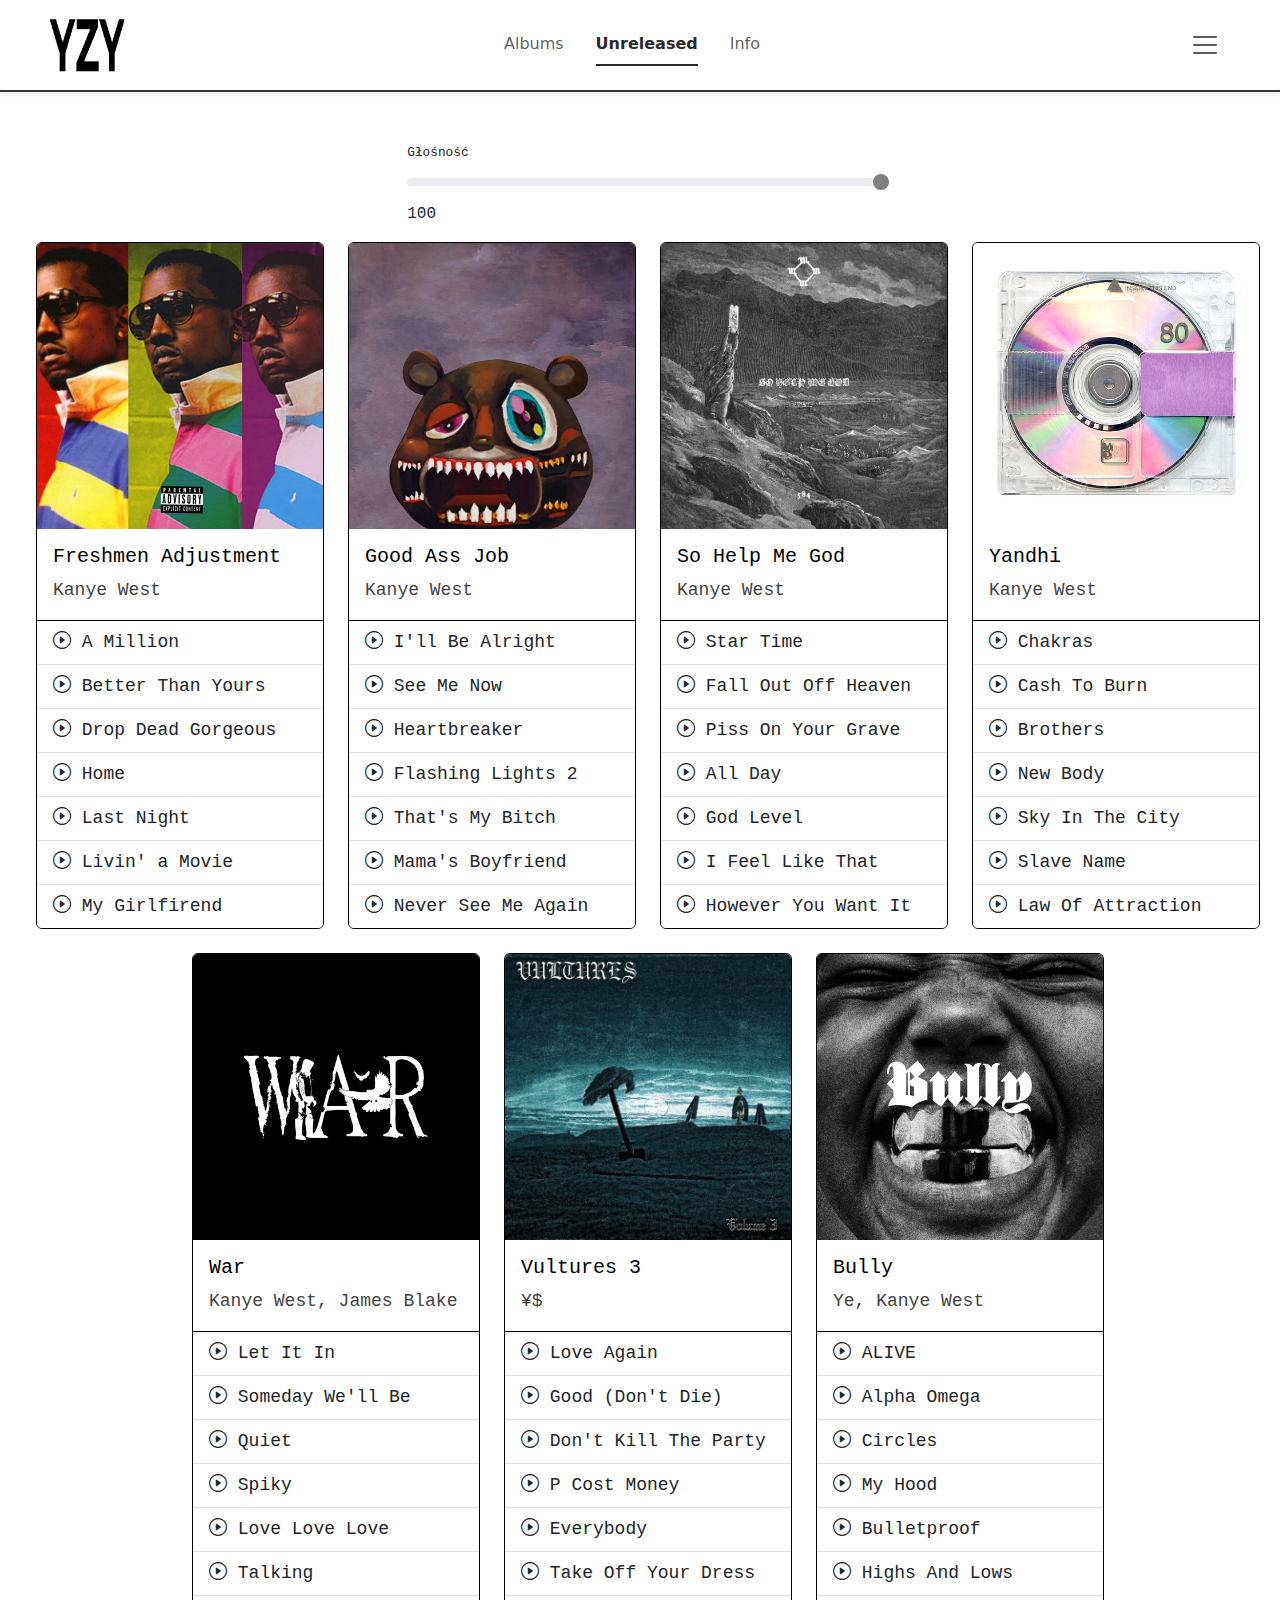
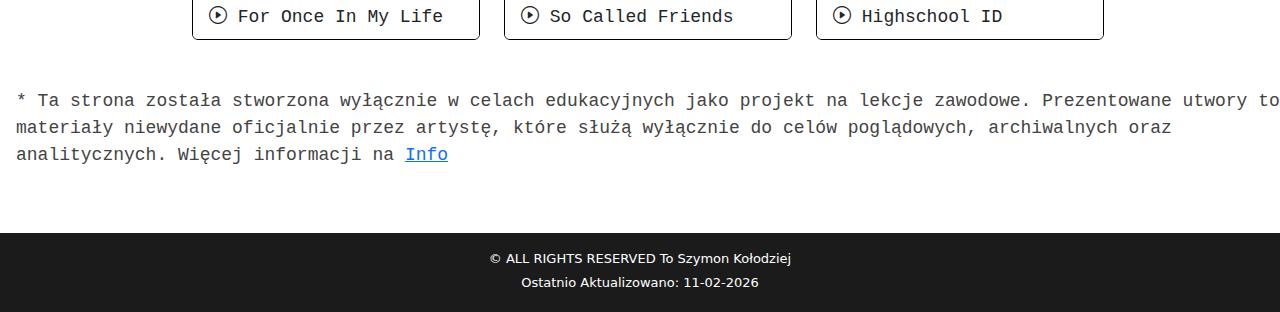
<file: unreleased.html>
<!DOCTYPE html>
<html lang="pl">

<head>
  <meta charset="UTF-8">
  <meta name="viewport" content="width=device-width, initial-scale=1.0">
  <title>YZY Base</title>
  <link href="https://cdn.jsdelivr.net/npm/bootstrap@5.3.3/dist/css/bootstrap.min.css" rel="stylesheet">
  <link rel="stylesheet" href="unreleased_style.css">
  <link rel="stylesheet" href="https://cdn.jsdelivr.net/npm/bootstrap-icons@1.13.1/font/bootstrap-icons.min.css">
  <link rel="icon" type="image/x-icon" href="img/yeezy_logo.png">
</head>

<body>
  <!-- NAVBAR -->
  <nav class="navbar fade-navbar">
    <div class="container-fluid px-3 px-lg-5 d-flex align-items-center">
      <!-- Logo -->
      <a class="navbar-brand me-3" href="index.html">
        <img src="img/YZY_logo.png" alt="Logo">
      </a>

      <!-- Nav-underline -->
      <ul class="navbar-nav nav-underline nav-center flex-row mx-auto">
        <li class="nav-item">
          <a class="nav-link" href="albums.html">Albums</a>
        </li>
        <li class="nav-item">
          <a class="nav-link active" href="unreleased.html">Unreleased</a>
        </li>
        <li class="nav-item">
          <a class="nav-link" href="about.html">Info</a>
        </li>
      </ul>

      <div class="d-flex flex-column align-items-end ms-auto">
        <button class="navbar-toggler border-0" type="button" data-bs-toggle="collapse" data-bs-target="#socialsNavbar"
          aria-controls="socialsNavbar" aria-expanded="false" aria-label="Toggle socials">
          <span class="navbar-toggler-icon"></span>
        </button>
      </div>
    </div>
  </nav>

  <!-- Sociale -->
  <div class="collapse" id="socialsNavbar">
    <ul class="navbar-nav d-flex flex-row justify-content-center bg-light py-2 gap-3">
      <li class="nav-item">
        <a class="nav-link" href="https://open.spotify.com/artist/5K4W6rqBFWDnAN6FQUkS6x">
          <svg xmlns="http://www.w3.org/2000/svg" fill="currentColor" class="bi bi-spotify" viewBox="0 0 16 16">
            <path
              d="M8 0a8 8 0 1 0 0 16A8 8 0 0 0 8 0m3.669 11.538a.5.5 0 0 1-.686.165c-1.879-1.147-4.243-1.407-7.028-.77a.499.499 0 0 1-.222-.973c3.048-.696 5.662-.397 7.77.892a.5.5 0 0 1 .166.686m.979-2.178a.624.624 0 0 1-.858.205c-2.15-1.321-5.428-1.704-7.972-.932a.625.625 0 0 1-.362-1.194c2.905-.881 6.517-.454 8.986 1.063a.624.624 0 0 1 .206.858m.084-2.268C10.154 5.56 5.9 5.419 3.438 6.166a.748.748 0 1 1-.434-1.432c2.825-.857 7.523-.692 10.492 1.07a.747.747 0 1 1-.764 1.288" />
          </svg>
        </a>
      </li>
      <li class="nav-item">
        <a class="nav-link" href="https://www.youtube.com/channel/UCs6eXM7s8Vl5WcECcRHc2qQ">
          <svg xmlns="http://www.w3.org/2000/svg" width="16" height="16" fill="currentColor" class="bi bi-youtube"
            viewBox="0 0 16 16">
            <path
              d="M8.051 1.999h.089c.822.003 4.987.033 6.11.335a2.01 2.01 0 0 1 1.415 1.42c.101.38.172.883.22 1.402l.01.104.022.26.008.104c.065.914.073 1.77.074 1.957v.075c-.001.194-.01 1.108-.082 2.06l-.008.105-.009.104c-.05.572-.124 1.14-.235 1.558a2.01 2.01 0 0 1-1.415 1.42c-1.16.312-5.569.334-6.18.335h-.142c-.309 0-1.587-.006-2.927-.052l-.17-.006-.087-.004-.171-.007-.171-.007c-1.11-.049-2.167-.128-2.654-.26a2.01 2.01 0 0 1-1.415-1.419c-.111-.417-.185-.986-.235-1.558L.09 9.82l-.008-.104A31 31 0 0 1 0 7.68v-.123c.002-.215.01-.958.064-1.778l.007-.103.003-.052.008-.104.022-.26.01-.104c.048-.519.119-1.023.22-1.402a2.01 2.01 0 0 1 1.415-1.42c.487-.13 1.544-.21 2.654-.26l.17-.007.172-.006.086-.003.171-.007A100 100 0 0 1 7.858 2zM6.4 5.209v4.818l4.157-2.408z" />
          </svg>
        </a>
      </li>
      <li class="nav-item">
        <a class="nav-link" href="https://music.apple.com/pl/artist/kanye-west/2715720?l=pl">
          <svg xmlns="http://www.w3.org/2000/svg" width="16" height="16" fill="currentColor" class="bi bi-apple-music"
            viewBox="0 0 16 16">
            <path fill-rule="evenodd"
              d="m10.995 0 .573.001q.241 0 .483.007c.35.01.705.03 1.051.093.352.063.68.166.999.329a3.36 3.36 0 0 1 1.47 1.468c.162.32.265.648.328 1 .063.347.084.7.093 1.051q.007.241.007.483l.001.573v5.99l-.001.573q0 .241-.008.483c-.01.35-.03.704-.092 1.05a3.5 3.5 0 0 1-.33 1 3.36 3.36 0 0 1-1.468 1.468 3.5 3.5 0 0 1-1 .33 7 7 0 0 1-1.05.092q-.241.007-.483.008l-.573.001h-5.99l-.573-.001q-.241 0-.483-.008a7 7 0 0 1-1.052-.092 3.6 3.6 0 0 1-.998-.33 3.36 3.36 0 0 1-1.47-1.468 3.6 3.6 0 0 1-.328-1 7 7 0 0 1-.093-1.05Q.002 11.81 0 11.568V5.005l.001-.573q0-.241.007-.483c.01-.35.03-.704.093-1.05a3.6 3.6 0 0 1 .329-1A3.36 3.36 0 0 1 1.9.431 3.5 3.5 0 0 1 2.896.1 7 7 0 0 1 3.95.008Q4.19.002 4.432 0h.573zm-.107 2.518-4.756.959H6.13a.66.66 0 0 0-.296.133.5.5 0 0 0-.16.31c-.004.027-.01.08-.01.16v5.952c0 .14-.012.275-.106.39-.095.115-.21.15-.347.177l-.31.063c-.393.08-.65.133-.881.223a1.4 1.4 0 0 0-.519.333 1.25 1.25 0 0 0-.332.995c.031.297.166.582.395.792.156.142.35.25.578.296.236.047.49.031.858-.043.196-.04.38-.102.555-.205a1.4 1.4 0 0 0 .438-.405 1.5 1.5 0 0 0 .233-.55c.042-.202.052-.386.052-.588V6.347c0-.276.08-.35.302-.404.024-.005 3.954-.797 4.138-.833.257-.049.378.025.378.294v3.524c0 .14-.001.28-.096.396-.094.115-.211.15-.348.178l-.31.062c-.393.08-.649.133-.88.223a1.4 1.4 0 0 0-.52.334 1.26 1.26 0 0 0-.34.994c.03.297.174.582.404.792a1.2 1.2 0 0 0 .577.294c.237.048.49.03.858-.044.197-.04.381-.098.556-.202a1.4 1.4 0 0 0 .438-.405q.173-.252.233-.549a2.7 2.7 0 0 0 .044-.589V2.865c0-.273-.143-.443-.4-.42-.04.003-.383.064-.424.073" />
          </svg>
        </a>
      </li>
      <li class="nav-item">
        <a class="nav-link" href="https://yeezy.com">
          <svg xmlns="http://www.w3.org/2000/svg" width="16" height="16" fill="currentColor" class="bi bi-bag-plus-fill"
            viewBox="0 0 16 16">
            <path fill-rule="evenodd"
              d="M10.5 3.5a2.5 2.5 0 0 0-5 0V4h5zm1 0V4H15v10a2 2 0 0 1-2 2H3a2 2 0 0 1-2-2V4h3.5v-.5a3.5 3.5 0 1 1 7 0M8.5 8a.5.5 0 0 0-1 0v1.5H6a.5.5 0 0 0 0 1h1.5V12a.5.5 0 0 0 1 0v-1.5H10a.5.5 0 0 0 0-1H8.5z" />
          </svg>
        </a>
      </li>
      <li class="nav-item">
        <a class="nav-link" href="https://x.com/kanyewest">
          <svg xmlns="http://www.w3.org/2000/svg" width="16" height="16" fill="currentColor" class="bi bi-twitter-x"
            viewBox="0 0 16 16">
            <path
              d="M12.6.75h2.454l-5.36 6.142L16 15.25h-4.937l-3.867-5.07-4.425 5.07H.316l5.733-6.57L0 .75h5.063l3.495 4.633L12.601.75Zm-.86 13.028h1.36L4.323 2.145H2.865z" />
          </svg>
        </a>
      </li>
      <li class="nav-item">
        <a class="nav-link" href="https://www.instagram.com/ye/">
          <svg xmlns="http://www.w3.org/2000/svg" width="16" height="16" fill="currentColor" class="bi bi-instagram"
            viewBox="0 0 16 16">
            <path
              d="M8 0C5.829 0 5.556.01 4.703.048 3.85.088 3.269.222 2.76.42a3.9 3.9 0 0 0-1.417.923A3.9 3.9 0 0 0 .42 2.76C.222 3.268.087 3.85.048 4.7.01 5.555 0 5.827 0 8.001c0 2.172.01 2.444.048 3.297.04.852.174 1.433.372 1.942.205.526.478.972.923 1.417.444.445.89.719 1.416.923.51.198 1.09.333 1.942.372C5.555 15.99 5.827 16 8 16s2.444-.01 3.298-.048c.851-.04 1.434-.174 1.943-.372a3.9 3.9 0 0 0 1.416-.923c.445-.445.718-.891.923-1.417.197-.509.332-1.09.372-1.942C15.99 10.445 16 10.173 16 8s-.01-2.445-.048-3.299c-.04-.851-.175-1.433-.372-1.941a3.9 3.9 0 0 0-.923-1.417A3.9 3.9 0 0 0 13.24.42c-.51-.198-1.092-.333-1.943-.372C10.443.01 10.172 0 7.998 0zm-.717 1.442h.718c2.136 0 2.389.007 3.232.046.78.035 1.204.166 1.486.275.373.145.64.319.92.599s.453.546.598.92c.11.281.24.705.275 1.485.039.843.047 1.096.047 3.231s-.008 2.389-.047 3.232c-.035.78-.166 1.203-.275 1.485a2.5 2.5 0 0 1-.599.919c-.28.28-.546.453-.92.598-.28.11-.704.24-1.485.276-.843.038-1.096.047-3.232.047s-2.39-.009-3.233-.047c-.78-.036-1.203-.166-1.485-.276a2.5 2.5 0 0 1-.92-.598 2.5 2.5 0 0 1-.6-.92c-.109-.281-.24-.705-.275-1.485-.038-.843-.046-1.096-.046-3.233s.008-2.388.046-3.231c.036-.78.166-1.204.276-1.486.145-.373.319-.64.599-.92s.546-.453.92-.598c.282-.11.705-.24 1.485-.276.738-.034 1.024-.044 2.515-.045zm4.988 1.328a.96.96 0 1 0 0 1.92.96.96 0 0 0 0-1.92m-4.27 1.122a4.109 4.109 0 1 0 0 8.217 4.109 4.109 0 0 0 0-8.217m0 1.441a2.667 2.667 0 1 1 0 5.334 2.667 2.667 0 0 1 0-5.334" />
          </svg>
        </a>
      </li>
    </ul>
  </div>

  <main class="fade-content py-5 gap-3 ms-3">

    <div class="vol container-fluid mb-3">
      <label for="range4" class="form-label" style="font-size: 0.8rem;">Głośność</label>
      <input type="range" class="form-range" min="0" max="100" value="100" id="range4">
      <output for="range4" id="rangeValue" aria-hidden="true">50</output>
    </div>

    <div class="d-flex flex-wrap justify-content-center gap-4">
      <div class="card" style="width: 18rem;">
        <img src="img/FMA_cover.jpg" class="card-img-top" alt="Freshmen Adjustment Cover">
        <div class="card-body">
          <h5 class="card-title">Freshmen Adjustment</h5>
          <p class="card-text">Kanye West</p>
        </div>
        <ul class="list-group list-group-flush">

          <li class="list-group-item play-item" onClick="playSong('audio/A Million.mp3', this)">
            <i class="bi bi-play-circle"></i>
            A Million
          </li>
          <li class="list-group-item play-item" onClick="playSong('audio/Better Than Yours.mp3', this)">
            <i class="bi bi-play-circle"></i>
            Better Than Yours
          </li>
          <li class="list-group-item play-item" onClick="playSong('audio/Drop Dead Gorgeous.mp3', this)">
            <i class="bi bi-play-circle"></i>
            Drop Dead Gorgeous
          </li>
          <li class="list-group-item play-item" onClick="playSong('audio/Home.mp3', this)">
            <i class="bi bi-play-circle"></i>
            Home
          </li>
          <li class="list-group-item play-item" onClick="playSong('audio/Last Night.mp3', this)">
            <i class="bi bi-play-circle"></i>
            Last Night
          </li>
          <li class="list-group-item play-item" onClick="playSong('audio/Livin a Movie.mp3', this)">
            <i class="bi bi-play-circle"></i>
            Livin' a Movie
          </li>
          <li class="list-group-item play-item" onClick="playSong('audio/My Girlfriend.mp3', this)">
            <i class="bi bi-play-circle"></i>
            My Girlfirend
          </li>
        </ul>
      </div>

      <div class="card" style="width: 18rem;">
        <img src="img/gaj_cover.jpg" class="card-img-top" alt="Good Ass Job Cover">
        <div class="card-body">
          <h5 class="card-title">Good Ass Job</h5>
          <p class="card-text">Kanye West</p>
        </div>
        <ul class="list-group list-group-flush">

          <li class="list-group-item play-item" onClick="playSong('audio/I ll Be Alright.mp3', this)">
            <i class="bi bi-play-circle"></i>
            I'll Be Alright
          </li>
          <li class="list-group-item play-item" onClick="playSong('audio/See Me Now.mp3', this)">
            <i class="bi bi-play-circle"></i>
            See Me Now
          </li>
          <li class="list-group-item play-item" onClick="playSong('audio/Heartbreaker.mp3', this)">
            <i class="bi bi-play-circle"></i>
            Heartbreaker
          </li>
          <li class="list-group-item play-item" onClick="playSong('audio/Flashing Lights 2.mp3', this)">
            <i class="bi bi-play-circle"></i>
            Flashing Lights 2
          </li>
          <li class="list-group-item play-item" onClick="playSong('audio/Thats My Bitch.mp3', this)">
            <i class="bi bi-play-circle"></i>
            That's My Bitch
          </li>
          <li class="list-group-item play-item" onClick="playSong('audio/Mamas Boyfriend.mp3', this)">
            <i class="bi bi-play-circle"></i>
            Mama's Boyfriend
          </li>
          <li class="list-group-item play-item" onClick="playSong('audio/Never See Me Again.mp3', this)">
            <i class="bi bi-play-circle"></i>
            Never See Me Again
          </li>
        </ul>
      </div>

      <div class="card" style="width: 18rem;">
        <img src="img/so_help_me_god_cover.jpg" class="card-img-top" alt="So Help Me God Cover">
        <div class="card-body">
          <h5 class="card-title">So Help Me God</h5>
          <p class="card-text">Kanye West</p>
        </div>
        <ul class="list-group list-group-flush">

          <li class="list-group-item play-item" onClick="playSong('audio/Star Time.mp3', this)">
            <i class="bi bi-play-circle"></i>
            Star Time
          </li>
          <li class="list-group-item play-item" onClick="playSong('audio/Fall Out Of Heaven.mp3', this)">
            <i class="bi bi-play-circle"></i>
            Fall Out Off Heaven
          </li>
          <li class="list-group-item play-item" onClick="playSong('audio/Piss On Your Grave.mp3', this)">
            <i class="bi bi-play-circle"></i>
            Piss On Your Grave
          </li>
          <li class="list-group-item play-item" onClick="playSong('audio/All Day.mp3', this)">
            <i class="bi bi-play-circle"></i>
            All Day
          </li>
          <li class="list-group-item play-item" onClick="playSong('audio/God Level.mp3', this)">
            <i class="bi bi-play-circle"></i>
            God Level
          </li>
          <li class="list-group-item play-item" onClick="playSong('audio/I Feel Like That.mp3', this)">
            <i class="bi bi-play-circle"></i>
            I Feel Like That
          </li>
          <li class="list-group-item play-item" onClick="playSong('audio/However You Want It.mp3', this)">
            <i class="bi bi-play-circle"></i>
            However You Want It
          </li>
        </ul>
      </div>

      <div class="card" style="width: 18rem;">
        <img src="img/yandhi_album_cover.jpg" class="card-img-top" alt="Yandhi Cover">
        <div class="card-body">
          <h5 class="card-title">Yandhi</h5>
          <p class="card-text">Kanye West</p>
        </div>
        <ul class="list-group list-group-flush">

          <li class="list-group-item play-item" onClick="playSong('audio/Chakras.mp3', this)">
            <i class="bi bi-play-circle"></i>
            Chakras
          </li>
          <li class="list-group-item play-item" onclick="playSong('audio/Cash to Burn.mp3', this)">
            <i class="bi bi-play-circle"></i>
            Cash To Burn
          </li>
          <li class="list-group-item play-item" onClick="playSong('audio/Brothers.mp3', this)">
            <i class="bi bi-play-circle"></i>
            Brothers
          </li>
          <li class="list-group-item play-item" onClick="playSong('audio/New Body.mp3', this)">
            <i class="bi bi-play-circle"></i>
            New Body
          </li>
          <li class="list-group-item play-item" onClick="playSong('audio/Sky In The City.mp3', this)">
            <i class="bi bi-play-circle"></i>
            Sky In The City
          </li>
          <li class="list-group-item play-item" onClick="playSong('audio/Slave Name.mp3', this)">
            <i class="bi bi-play-circle"></i>
            Slave Name
          </li>
          <li class="list-group-item play-item" onClick="playSong('audio/Law Of Attraction.mp3', this)">
            <i class="bi bi-play-circle"></i>
            Law Of Attraction
          </li>
        </ul>
      </div>

      <div class="card" style="width: 18rem;">
        <img src="img/War_cover.jpg" class="card-img-top" alt="War Cover">
        <div class="card-body">
          <h5 class="card-title">War</h5>
          <p class="card-text">Kanye West, James Blake</p>
        </div>
        <ul class="list-group list-group-flush">

          <li class="list-group-item play-item" onClick="playSong('audio/Let It In.mp3', this)">
            <i class="bi bi-play-circle"></i>
            Let It In
          </li>
          <li class="list-group-item play-item" onClick="playSong('audio/Someday We ll Be Free.mp3', this)">
            <i class="bi bi-play-circle"></i>
            Someday We'll Be
          </li>
          <li class="list-group-item play-item" onClick="playSong('audio/Quiet.mp3', this)">
            <i class="bi bi-play-circle"></i>
            Quiet
          </li>
          <li class="list-group-item play-item" onClick="playSong('audio/Spiky.mp3', this)">
            <i class="bi bi-play-circle"></i>
            Spiky
          </li>
          <li class="list-group-item play-item" onClick="playSong('audio/Love Love Love.mp3', this)">
            <i class="bi bi-play-circle"></i>
            Love Love Love
          </li>
          <li class="list-group-item play-item" onClick="playSong('audio/Talking.mp3', this)">
            <i class="bi bi-play-circle"></i>
            Talking
          </li>
          <li class="list-group-item play-item" onClick="playSong('audio/For Once In My Life.mp3', this)">
            <i class="bi bi-play-circle"></i>
            For Once In My Life
          </li>
      </div>

      <div class="card" style="width: 18rem;">
        <img src="img/vultures_3_cover.jpg" class="card-img-top" alt="Vultures 3 Cover">
        <div class="card-body">
          <h5 class="card-title">Vultures 3</h5>
          <p class="card-text">¥$</p>
        </div>
        <ul class="list-group list-group-flush">

          <li class="list-group-item play-item" onClick="playSong('audio/Love Again.mp3', this)">
            <i class="bi bi-play-circle"></i>
            Love Again
          </li>
          <li class="list-group-item play-item" onClick="playSong('audio/GOOD (DON T DIE).mp3', this)">
            <i class="bi bi-play-circle"></i>
            Good (Don't Die)
          </li>
          <li class="list-group-item play-item" onClick="playSong('audio/DON T KILL THE PARTY.mp3', this)">
            <i class="bi bi-play-circle"></i>
            Don't Kill The Party
          </li>
          <li class="list-group-item play-item" onClick="playSong('audio/P Cost Money.mp3', this)">
            <i class="bi bi-play-circle"></i>
            P Cost Money
          </li>
          <li class="list-group-item play-item" onClick="playSong('audio/EVERYBODY.mp3', this)">
            <i class="bi bi-play-circle"></i>
            Everybody
          </li>
          <li class="list-group-item play-item" onClick="playSong('audio/TAKE OFF YOUR DRESS.mp3', this)">
            <i class="bi bi-play-circle"></i>
            Take Off Your Dress
          </li>
          <li class="list-group-item play-item" onClick="playSong('audio/So Called Friends.mp3', this)">
            <i class="bi bi-play-circle"></i>
            So Called Friends
          </li>
        </ul>
      </div>

      <div class="card" style="width: 18rem;">
        <img src="img/Bully_cover.jpg" class="card-img-top" alt="Bulley Unrsl Cover">
        <div class="card-body">
          <h5 class="card-title">Bully</h5>
          <p class="card-text">Ye, Kanye West</p>
        </div>
        <ul class="list-group list-group-flush">

          <li class="list-group-item play-item" onClick="playSong('audio/ALIVE.mp3', this)">
            <i class="bi bi-play-circle"></i>
            ALIVE
          </li>
          <li class="list-group-item play-item" onClick="playSong('audio/ALPHA OMEGA.mp3', this)">
            <i class="bi bi-play-circle"></i>
            Alpha Omega
          </li>
          <li class="list-group-item play-item" onClick="playSong('audio/Circles.mp3', this)">
            <i class="bi bi-play-circle"></i>
            Circles
          </li>
          <li class="list-group-item play-item" onClick="playSong('audio/My Hood.mp3', this)">
            <i class="bi bi-play-circle"></i>
            My Hood
          </li>
          <li class="list-group-item play-item" onClick="playSong('audio/BULLETPROOF.mp3', this)">
            <i class="bi bi-play-circle"></i>
            Bulletproof
          </li>
          <li class="list-group-item play-item" onClick="playSong('audio/HIGHS AND LOWS.mp3', this)">
            <i class="bi bi-play-circle"></i>
            Highs And Lows
          </li>
          <li class="list-group-item play-item" onClick="playSong('audio/HIGHSCHOOL ID.mp3', this)">
            <i class="bi bi-play-circle"></i>
            Highschool ID
          </li>

        </ul>
      </div>
    </div>

    <p class="disclaimer mt-5">* Ta strona została stworzona wyłącznie w celach edukacyjnych jako projekt na
      lekcje
      zawodowe.
      Prezentowane utwory to materiały niewydane oficjalnie przez artystę,
      które służą wyłącznie do celów poglądowych, archiwalnych oraz analitycznych.
      Więcej informacji na <a href="about.html#sec4">Info</a>
    </p>
    <audio id="player"></audio>
  </main>

  <!-- FOOTER -->
  <footer class="footer text-center py-3">
    <p class="footer-text mb-1">© ALL RIGHTS RESERVED To Szymon Kołodziej</p>
    <p class="mb-0">Ostatnio Aktualizowano: 11-02-2026</p>
  </footer>

  <!-- BOOTSTRAP JS -->
  <script src="https://cdn.jsdelivr.net/npm/bootstrap@5.3.3/dist/js/bootstrap.bundle.min.js"></script>

  <!-- Skrypt na odświeżanie -->
  <script>
    window.addEventListener("load", () => {
      const navbar = document.querySelector(".fade-navbar");
      const content = document.querySelector(".fade-content");

      navbar.classList.add("fade-in");
      setTimeout(() => {
        content.classList.add("fade-in");
      }, 500); // opóźnienie
    });
  </script>

  <!-- Skrypt na audio play-->
  <script>
    const player = document.getElementById('player');
    let currentItem = null;

    function playSong(src, item) {
      const icon = item.querySelector('i');

      if (currentItem === item) {

        if (player.paused) {

          player.play();
          icon.className = 'bi bi-pause-circle';

        }
        else {
          player.pause();
          icon.className = 'bi bi-play-circle';
        }
        return;
      }

      if (currentItem) {
        currentItem.querySelector('i').className = 'bi bi-play-circle';
      }

      currentItem = item;
      player.src = src;
      player.play();
      icon.className = 'bi bi-pause-circle'
    }

  </script>

  <script>
    const rangeInput = document.getElementById('range4');
    const rangeOutput = document.getElementById('rangeValue');

    //.ust glośności początkowej
    rangeOutput.textContent = rangeInput.value;

    // ust. glośności audio
    function setGlobalVolume(volume) {
      const mediaElements = document.querySelectorAll('audio');
      mediaElements.forEach(el => el.volume = volume);
    }

    setGlobalVolume(rangeInput.value / 100);

    rangeInput.addEventListener('input', function () {
      const vol = this.value / 100;
      rangeOutput.textContent = this.value;
      setGlobalVolume(vol);
    })
  </script>
</body>

</html>
</file>
<file: index_style.css>
.navbar {
    position: relative;
    border-bottom: 2px solid #333;
    box-shadow: 0 2px 5px rgba(0,0,0,0.1);
    background-color: rgb(255, 255, 255);
}

.nav-center {
    position: absolute;
    left: 50%;
    transform: translateX(-50%);
}

.nav-underline .nav-link.active {
    color: #292929;
}

.nav-underline .nav-link {
    margin-right: 1rem;
}

.navbar-brand img {
    height: 64px;
    width: 78px;
}

.nav-link svg {
    position: relative;
    height: 32px;
    width: 32px;
    top: -4px;
    color: #000;
    transition: transform 0.3s ease;
}

.nav-link:hover svg {
    transform: scale(1.3);
}

/* Animacja po odświeżeniu */
.fade-navbar,
.fade-content {
    opacity: 0;
    transform: translateY(-10px);
}
.fade-in {
    opacity: 1;
    transform: translateY(0);
    transition: opacity 0.8s ease, transform 0.8s ease;
}
.fade-content {
    display: flex;
    justify-content: center;
}

.main-column {
    display: flex;
    flex-direction: column;
    align-items: center;
}

.main-container {
    color: black;
    margin: 0;
    padding: 10px;
    height: auto;
    width: 485px;
}
.title {
    color: #000;
    font-family: "Space Mono", "IBM Plex Mono", "Roboto Mono", monospace;
    font-weight: 400;
    text-transform: uppercase;
}

.text {
    display: block;
    font-family: "Space Mono", "IBM Plex Mono", "Roboto Mono", monospace;
    color: rgb(67, 67, 67);
    font-size: large;
}

.footer {
    background-color: #1b1b1b;
    color: white;
    width: auto;
    height: 80px;
    padding: 10px;
    font-size: small;
    text-align: center;
}
</file>
<file: about_style.css>
html {
  scroll-behavior: smooth;
}

.navbar {
    position: relative;
    border-bottom: 2px solid #333;
    box-shadow: 0 2px 5px rgba(0,0,0,0.1);
    background-color: rgb(255, 255, 255);
}

.nav-center {
    position: absolute;
    left: 50%;
    transform: translateX(-50%);
}

.nav-underline .nav-link.active {
    color: #292929;
}

.nav-underline .nav-link {
    margin-right: 1rem;
}

.navbar-brand img {
    height: 64px;
    width: 78px;
}

.nav-link svg {
    position: relative;
    height: 32px;
    width: 32px;
    top: -4px;
    color: #000;
    transition: transform 0.3s ease;
}

.nav-link:hover svg {
    transform: scale(1.3);
}

/* Animacja po odświeżeniu */
.fade-navbar,
.fade-content {
    opacity: 0;
    transform: translateY(-10px);
}
.fade-in {
    opacity: 1;
    transform: translateY(0);
    transition: opacity 0.8s ease, transform 0.8s ease;
}

.footer {
    background-color: #1b1b1b;
    color: white;
    width: auto;
    height: 80px;
    padding: 10px;
    font-size: small;
    text-align: center;
}

main {
    font-family: "Space Mono", "IBM Plex Mono", "Roboto Mono", monospace;
    font-size: large;
}

.box {
    display: flex;
    flex-direction: column;
    align-items: center;
}

.sidebar .nav-underline .nav-link {
  display: inline-block;
  color: #292929;
}

.headline {
    color: #000;
}

.text {
    color: rgb(67, 67, 67);
}
</file>
<file: albums_style.css>
.navbar {
    position: relative;
    border-bottom: 2px solid #333;
    box-shadow: 0 2px 5px rgba(0,0,0,0.1);
    background-color: rgb(255, 255, 255);
}

.nav-center {
    position: absolute;
    left: 50%;
    transform: translateX(-50%);
}

.nav-underline .nav-link.active {
    color: #292929;
}

.nav-underline .nav-link {
    margin-right: 1rem;
}

.navbar-brand img {
    height: 64px;
    width: 78px;
}

.nav-link svg {
    position: relative;
    height: 32px;
    width: 32px;
    top: -4px;
    color: #000;
    transition: transform 0.3s ease;
}

.nav-link:hover svg {
    transform: scale(1.3);
}

/* Animacja po odświeżeniu */
.fade-navbar,
.fade-content {
    opacity: 0;
    transform: translateY(-10px);
}
.fade-in {
    opacity: 1;
    transform: translateY(0);
    transition: opacity 0.8s ease, transform 0.8s ease;
}
.fade-content {
    display: flex;
    justify-content: center;
}

.card-text {
    font-family: "Space Mono", "IBM Plex Mono", "Roboto Mono", monospace;
    color: rgb(67, 67, 67);
    font-size: large;
}

.footer {
    background-color: #1b1b1b;
    color: white;
    width: auto;
    height: 80px;
    padding: 10px;
    font-size: small;
    text-align: center;
}
</file>
<file: unreleased_style.css>
.navbar {
    position: relative;
    border-bottom: 2px solid #333;
    box-shadow: 0 2px 5px rgba(0,0,0,0.1);
    background-color: rgb(255, 255, 255);
}

.nav-center {
    position: absolute;
    left: 50%;
    transform: translateX(-50%);
}

.nav-underline .nav-link.active {
    color: #292929;
}

.nav-underline .nav-link {
    margin-right: 1rem;
}

.navbar-brand img {
    height: 64px;
    width: 78px;
}

.nav-link svg {
    position: relative;
    height: 32px;
    width: 32px;
    top: -4px;
    color: #000;
    transition: transform 0.3s ease;
}

.nav-link:hover svg {
    transform: scale(1.3);
}

/* Animacja po odświeżeniu */
.fade-navbar,
.fade-content {
    opacity: 0;
    transform: translateY(-10px);
}
.fade-in {
    opacity: 1;
    transform: translateY(0);
    transition: opacity 0.8s ease, transform 0.8s ease;
}

.footer {
    background-color: #1b1b1b;
    color: white;
    width: auto;
    height: 80px;
    padding: 10px;
    font-size: small;
    text-align: center;
}

.card {
    border-color: #000;
    font-family: "Space Mono", "IBM Plex Mono", "Roboto Mono", monospace;
    font-size: large;
}

.card-title {
    color: #000;
}

.card-text {
    color: rgb(67, 67, 67);
}

.play-item i {
    display: inline-block;
    transition: transform 0.3s ease;
}

.play-item:hover i {
    transform: scale(1.3);
}

.disclaimer {
    color: rgb(67, 67, 67);
    font-family: "Space Mono", "IBM Plex Mono", "Roboto Mono", monospace;
    font-size: large;
}

.vol {
    font-family: "Space Mono", "IBM Plex Mono", "Roboto Mono", monospace;
    width: 40%;
    justify-content: center;
}

input[type=range]::-webkit-slider-thumb {
  background-color: gray;
}

input[type=range]::-moz-range-thumb {
  background-color: gray;
}

input[type=range]::-ms-thumb {
  background-color: gray;
}
</file>
